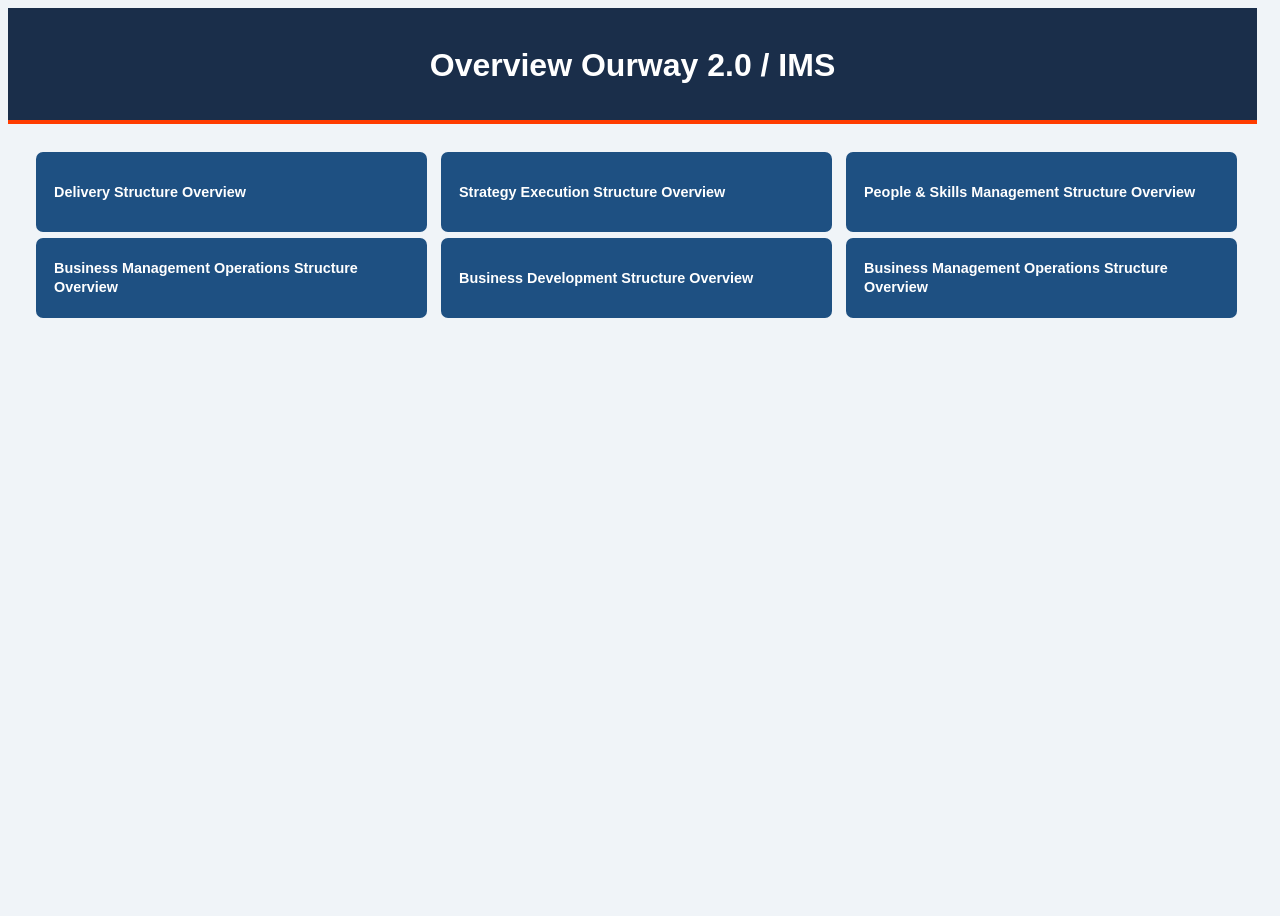
<file: index.html>
<!doctype html>
<html lang="fr">
<head>
  <meta charset="utf-8">
  <meta name="viewport" content="width=device-width, initial-scale=1">
  <title>Ourway 2.0 Overview</title>
  <link rel="stylesheet" href="styles.css">
</head>
<body>

  <div class="app">
<header class="header-title">
  <h1>Overview Ourway 2.0 / IMS</h1>
</header>

<div class="layout">

  <!-- ═══════════════ LEFT ═══════════════ -->
  <div class="left-panel">

    <div class="plc-section">

      <!-- Level 1 -->
      <div class="plc-row">
        <button class="btn-plc" onclick="window.open('DS.html', '_blank')">
          Delivery Structure Overview
          <span class="btn-label"></span>
        </button>
    
        
        <button class="btn-plc" onclick="window.open('BMO.html', '_blank')">
        Business Management Operations Structure Overview
        <span class="btn-label"></span>
        </button>
      </div>

      <!-- Level 2 -->
       <div class="plc-row">
      <button class="btn-plc" onclick="window.open('Execution.html', '_blank')">
          Strategy Execution Structure Overview
          <span class="btn-label"></span>
        </button>
    
        
        <button class="btn-plc" onclick="window.open('BD.html', '_blank')">
        Business Development Structure Overview
        <span class="btn-label"></span>
        </button>
      </div>

      <!-- Level 3 -->
       <div class="plc-row">
            <button class="btn-plc" onclick="window.open('P&S_Mgt.html', '_blank')">
            People & Skills Management Structure Overview
            <span class="btn-label"></span>
            </button>
        
            
            <button class="btn-plc" onclick="window.open('BMO.html', '_blank')">
            Business Management Operations Structure Overview
            <span class="btn-label"></span>
            </button>
        </div>
    </div>

</div>

</div>

<script src="data.js"></script>
<script src="OURWAY.js"></script>
</body>
</html>
</file>
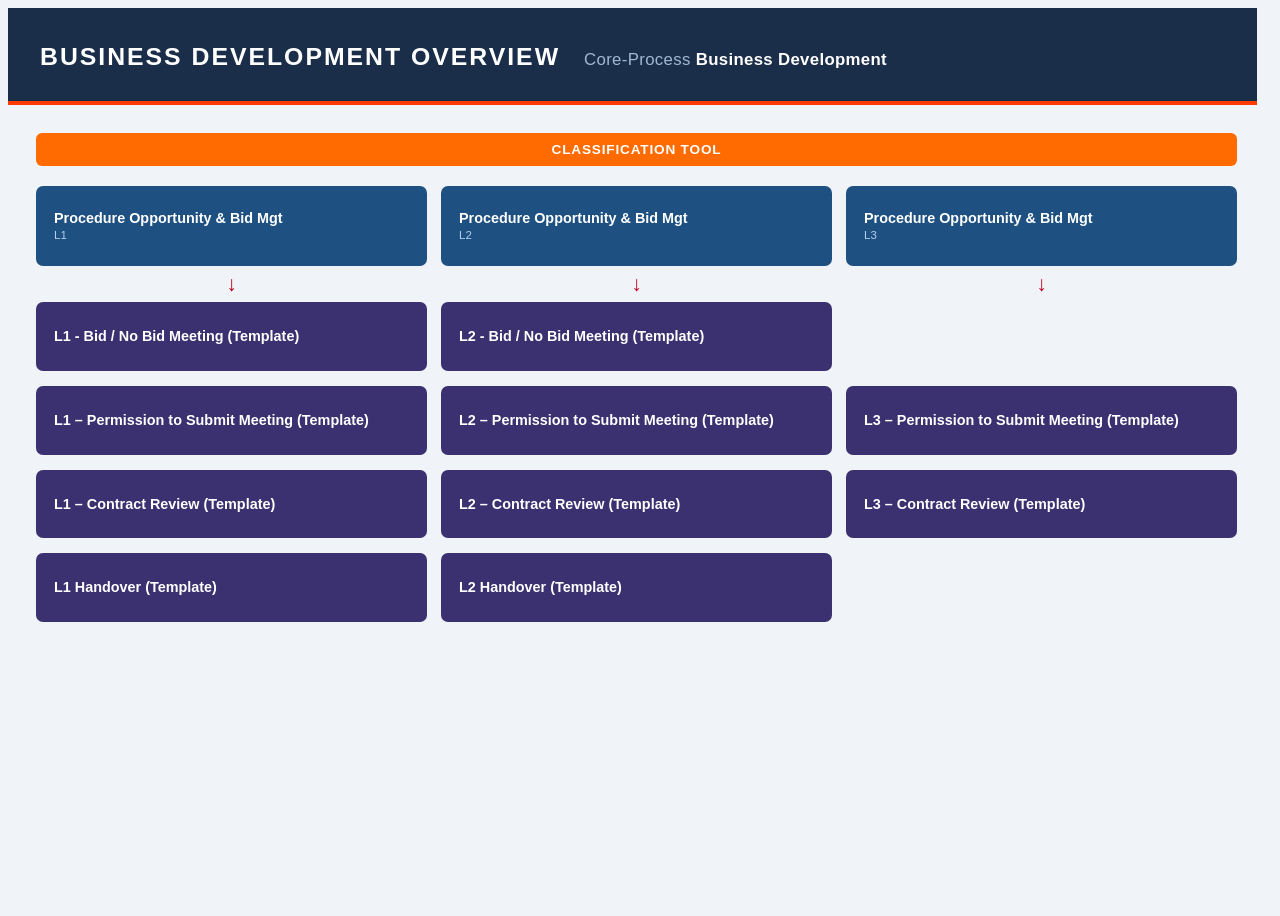
<file: BD.html>
<!doctype html>
<html lang="fr">
<head>
  <meta charset="utf-8">
  <meta name="viewport" content="width=device-width, initial-scale=1">
  <title>Business Development Overview</title>
  <link rel="stylesheet" href="styles.css">
</head>
<body>

  <div class="app">
<header class="page-header">
  <h1>Business Development Overview</h1>
  <span class="sub">Core-Process <strong>Business Development</strong></span>
</header>

<div class="layout">

  <!-- ═══════════════ LEFT ═══════════════ -->
  <div class="left-panel">

    <div class="classification-banner">Classification Tool</div>

    <!--
      Les boutons à menu déroulant portent l'attribut data-dropdown.
      Leur sous-groupe (.proc-sub-group) contient 2 sous-boutons.
      ➜ Remplacez les libellés "Sous-bouton 1/2" et les liens '#' par vos vraies valeurs.
    -->
    <div class="plc-section">

      <!-- Level 1 -->
      <div class="plc-row">
        <button class="btn-plc" onclick="window.open('Assets/Promo2029ConventionStage_MahéJEANNEAU (2).pdf', '_blank')">
          Procedure Opportunity & Bid Mgt​
          <span class="btn-label">L1</span>
        </button>
        <div class="plc-row-arrows">
          <span class="row-arrow">↓</span>
        </div>
        <div class="plc-row-buttons">

          <!-- bouton 1 → dropdown -->
          <div class="proc-wrapper">
            <button class="btn-framework4" data-dropdown>L1 - Bid / No Bid Meeting (Template)​</button>
            <div class="proc-sub-group">
              <button class="btn-procedure btn-procedure--child3" onclick="window.open('Assets/Promo2029ConventionStage_MahéJEANNEAU (2).pdf', '_blank')">L1 - Bid / No Bid Meeting (Template)</button>
              <button class="btn-procedure btn-procedure--child4 btn-procedure--doc2" onclick="window.open('Assets/Promo2029ConventionStage_MahéJEANNEAU (2).pdf', '_blank')">L1 - Bid / No Bid (Form)</button>
            </div>
          </div>

          <!-- bouton 2 → dropdown -->
          <div class="proc-wrapper">
            <button class="btn-framework4" data-dropdown>L1 – Permission to Submit Meeting (Template)​</button>
            <div class="proc-sub-group">
              <button class="btn-procedure btn-procedure--child3" onclick="window.open('Assets/Promo2029ConventionStage_MahéJEANNEAU (2).pdf', '_blank')">L1 – Permission to Submit Meeting (Template)</button>
              <button class="btn-procedure btn-procedure--child4 btn-procedure--doc2" onclick="window.open('Assets/Promo2029ConventionStage_MahéJEANNEAU (2).pdf', '_blank')">L1 – Permission to Submit (Form)</button>
            </div>
          </div>

          <!-- bouton 3 → dropdown -->
          <div class="proc-wrapper">
            <button class="btn-framework4" data-dropdown>L1 – Contract Review (Template)​</button>
            <div class="proc-sub-group">
              <button class="btn-procedure btn-procedure--child3" onclick="window.open('Assets/Promo2029ConventionStage_MahéJEANNEAU (2).pdf', '_blank')">L1 – Contract Review (Template)</button>
              <button class="btn-procedure btn-procedure--child4 btn-procedure--doc2" onclick="window.open('Assets/Promo2029ConventionStage_MahéJEANNEAU (2).pdf', '_blank')">L1 – Contract Review (Form)</button>
            </div>
          </div>

          <!-- bouton 4 → inchangé -->
          <button class="btn-framework4" onclick="window.open('Assets/Promo2029ConventionStage_MahéJEANNEAU (2).pdf', '_blank')">
            L1 Handover (Template)​
          </button>
        </div>
      </div>

      <!-- Level 2 -->
      <div class="plc-row">
        <button class="btn-plc" onclick="window.open('Assets/Promo2029ConventionStage_MahéJEANNEAU (2).pdf', '_blank')">
          Procedure Opportunity & Bid Mgt​
          <span class="btn-label">L2</span>
        </button>
        <div class="plc-row-arrows">
          <span class="row-arrow">↓</span>
        </div>
        <div class="plc-row-buttons">

          <!-- bouton 1 → dropdown -->
          <div class="proc-wrapper">
            <button class="btn-framework4" data-dropdown>L2 - Bid / No Bid Meeting (Template)​</button>
            <div class="proc-sub-group">
              <button class="btn-procedure btn-procedure--child3" onclick="window.open('Assets/Promo2029ConventionStage_MahéJEANNEAU (2).pdf', '_blank')">L2 - Bid / No Bid Meeting (Template)</button>
              <button class="btn-procedure btn-procedure--child4 btn-procedure--doc2" onclick="window.open('Assets/Promo2029ConventionStage_MahéJEANNEAU (2).pdf', '_blank')">L2 - Bid / No Bid Meeting (Form)</button>
            </div>
          </div>

          <!-- bouton 2 → dropdown -->
          <div class="proc-wrapper">
            <button class="btn-framework4" data-dropdown>L2 – Permission to Submit Meeting (Template)​</button>
            <div class="proc-sub-group">
              <button class="btn-procedure btn-procedure--child3" onclick="window.open('Assets/Promo2029ConventionStage_MahéJEANNEAU (2).pdf', '_blank')">L2 – Permission to Submit Meeting (Template)</button>
              <button class="btn-procedure btn-procedure--child4 btn-procedure--doc2" onclick="window.open('Assets/Promo2029ConventionStage_MahéJEANNEAU (2).pdf', '_blank')">L2 - Permission to Submit (Form)  </button>
            </div>
          </div>

          <!-- bouton 3 → dropdown -->
          <div class="proc-wrapper">
            <button class="btn-framework4" data-dropdown>L2 – Contract Review (Template)​</button>
            <div class="proc-sub-group">
              <button class="btn-procedure btn-procedure--child3" onclick="window.open('Assets/Promo2029ConventionStage_MahéJEANNEAU (2).pdf', '_blank')">L2 – Contract Review (Template)</button>
              <button class="btn-procedure btn-procedure--child4 btn-procedure--doc2" onclick="window.open('Assets/Promo2029ConventionStage_MahéJEANNEAU (2).pdf', '_blank')">L2 - Contract Review (Form)</button>
            </div>
          </div>

          <!-- bouton 4 → inchangé -->
          <button class="btn-framework4" onclick="window.open('Assets/Promo2029ConventionStage_MahéJEANNEAU (2).pdf', '_blank')">
            L2 Handover (Template)​
          </button>
        </div>
      </div>

      <!-- Level 3 -->
      <div class="plc-row">
        <button class="btn-plc" onclick="window.open('Assets/Promo2029ConventionStage_MahéJEANNEAU (2).pdf', '_blank')">
          Procedure Opportunity & Bid Mgt​
          <span class="btn-label">L3</span>
        </button>
        <div class="plc-row-arrows">
          <span class="row-arrow">↓</span>
        </div>
        <div class="plc-row-buttons">
          <div class="btn-framework5">
            L2 - Bid / No Bid Meeting (Template)​
          </div>

          <!-- bouton réel 1 → dropdown -->
          <div class="proc-wrapper">
            <button class="btn-framework4" data-dropdown>L3 – Permission to Submit Meeting (Template)​</button>
            <div class="proc-sub-group">
              <button class="btn-procedure btn-procedure--child3" onclick="window.open('Assets/Promo2029ConventionStage_MahéJEANNEAU (2).pdf', '_blank')">L3 – Permission to Submit Meeting (Template)</button>
              <button class="btn-procedure btn-procedure--child4 btn-procedure--doc2" onclick="window.open('Assets/Promo2029ConventionStage_MahéJEANNEAU (2).pdf', '_blank')">L3 - Permission to Submit (Form)  </button>
            </div>
          </div>

          <!-- bouton réel 2 → dropdown -->
          <div class="proc-wrapper">
            <button class="btn-framework4" data-dropdown>L3 – Contract Review (Template)​</button>
            <div class="proc-sub-group">
              <button class="btn-procedure btn-procedure--child3" onclick="window.open('Assets/Promo2029ConventionStage_MahéJEANNEAU (2).pdf', '_blank')">L3 – Contract Review (Template)</button>
              <button class="btn-procedure btn-procedure--child4 btn-procedure--doc2" onclick="window.open('Assets/Promo2029ConventionStage_MahéJEANNEAU (2).pdf', '_blank')">L3 - Contract Review (Form)  </button>
            </div>
          </div>

          <div class="btn-framework5">
            L3 Handover (Template)​
          </div>
        </div>
      </div>

    </div>

    <!-- Governance meetings -->
    <div class="meetings-section">
      <div class="meetings-levels" id="meetingLevels"></div>
    </div>

  </div>

  <!-- ═══════════════ RIGHT ═══════════════ -->
</div>
</div>

<script src="data.js"></script>
<script src="BD.js"></script>
</body>
</html>
</file>
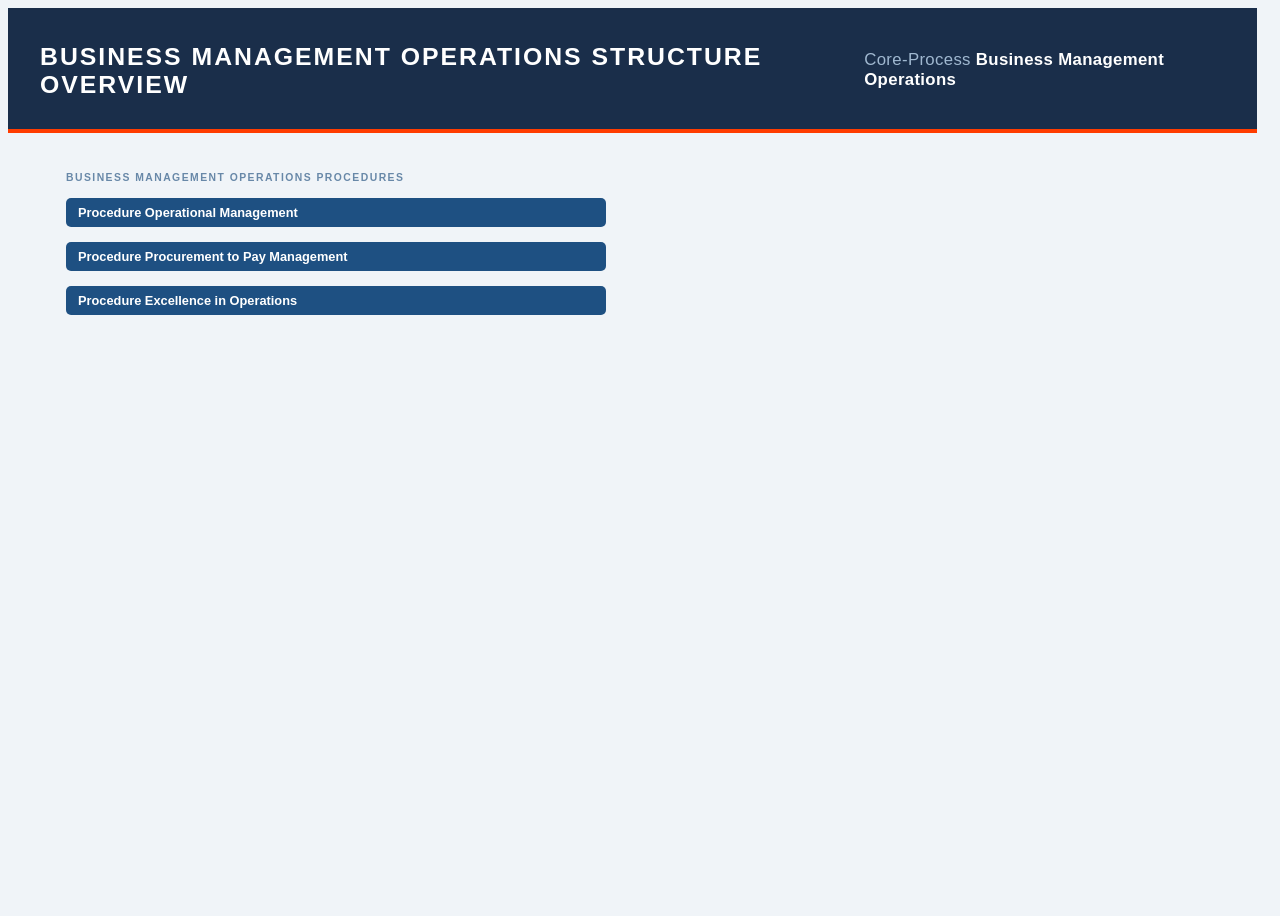
<file: BMO.html>
<!doctype html>
<html lang="fr">
<head>
  <meta charset="utf-8">
  <meta name="viewport" content="width=device-width, initial-scale=1">
  <title>Business Management Operations Structure Overview</title>
  <link rel="stylesheet" href="styles.css">
</head>
<body>

<header class="page-header">
  <h1>Business Management Operations Structure Overview</h1>
  <span class="sub">Core-Process <strong>Business Management Operations​</strong></span>
</header>

<div class="layout">

  <!-- ═══════════════ LEFT ═══════════════ -->
  <div class="left-panel2">

    <div class="SE-procedures-section">
      <p class="right-section-title2">Business Management Operations Procedures</p>
      <div class="procedures-grid2" id="procedureButtons"></div>
    </div>
    </div>
    </div>   

  </div>
</div>

<script src="data.js"></script>
<script src="BMO.js"></script>
</body>
</html>
</file>
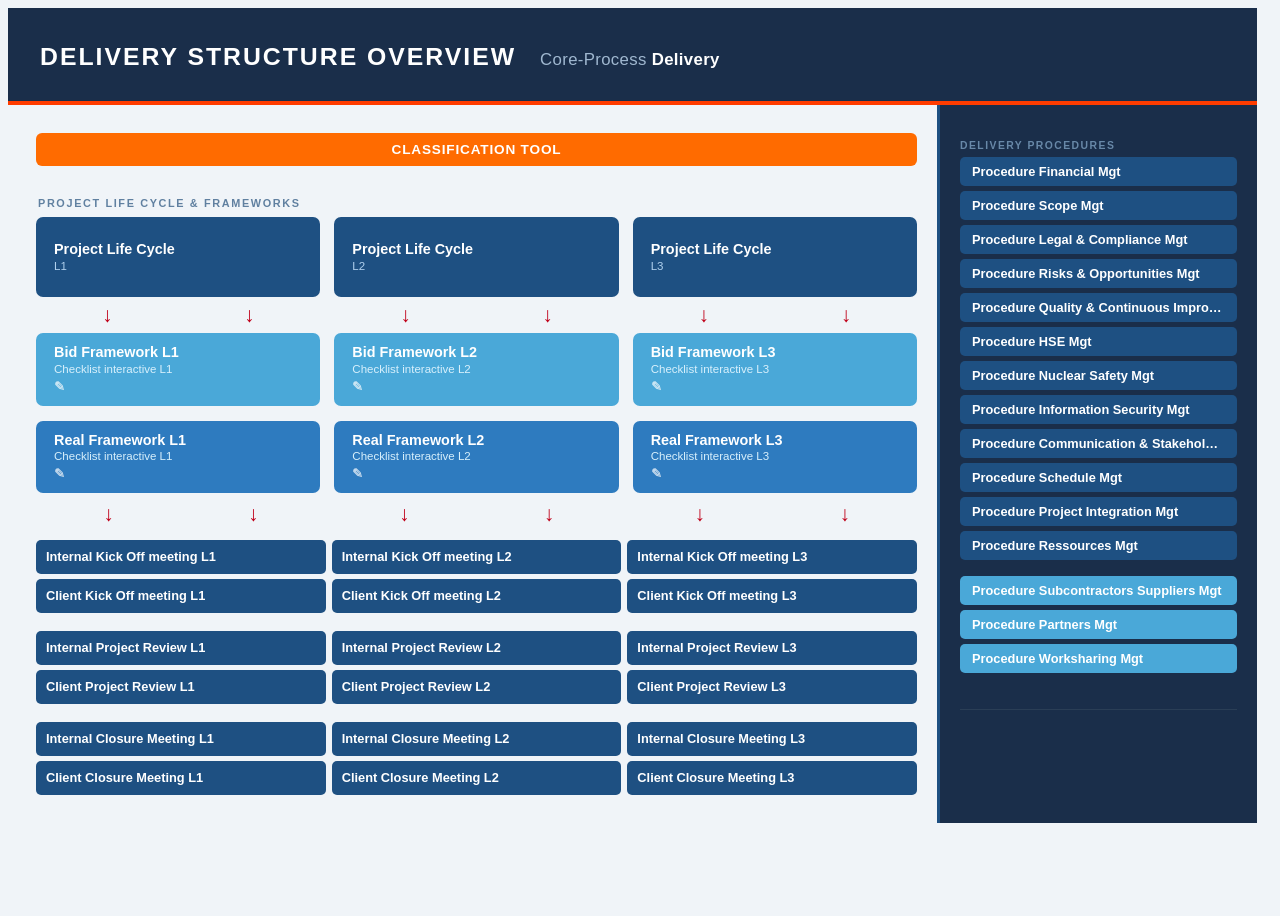
<file: DS.html>
<!doctype html>
<html lang="fr">
<head>
  <meta charset="utf-8">
  <meta name="viewport" content="width=device-width, initial-scale=1">
  <title>Delivery Structure Overview</title>
  <link rel="stylesheet" href="styles.css">
</head>
<body>

  <div class="app">
<header class="page-header">
  <h1>Delivery Structure Overview</h1>
  <span class="sub">Core-Process <strong>Delivery</strong></span>
</header>

<div class="layout">

  <!-- ═══════════════ LEFT ═══════════════ -->
  <div class="left-panel">

    <div class="classification-banner">Classification Tool</div>

    <p class="section-title">Project Life Cycle &amp; Frameworks</p>

    <div class="plc-section">

      <!-- Level 1 -->
      <div class="plc-row">
        <button class="btn-plc" onclick="window.open('Life_cycle.html', '_blank')">
          Project Life Cycle
          <span class="btn-label">L1</span>
        </button>
        <div class="plc-row-arrows">
          <span class="row-arrow">↓</span>
          <span class="row-arrow">↓</span>
        </div>
        <div class="plc-row-buttons">
          <button class="btn-framework" onclick="window.open('matrix.html?phase=opportunity&from=index', '_blank')">
            Bid Framework L1
            <span class="btn-label">Checklist interactive L1</span>
          </button>
          <button class="btn-framework2" onclick="window.open('matrix.html?phase=initialisation&from=index', '_blank')">
            Real Framework L1
            <span class="btn-label">Checklist interactive L1</span>
          </button>
        </div>
      </div>

      <!-- Level 2 -->
      <div class="plc-row">
        <button class="btn-plc" onclick="window.open('Life_cycle.html', '_blank')">
          Project Life Cycle
          <span class="btn-label">L2</span>
        </button>
        <div class="plc-row-arrows">
          <span class="row-arrow">↓</span>
          <span class="row-arrow">↓</span>
        </div>
        <div class="plc-row-buttons">
          <button class="btn-framework" onclick="window.open('matrix.html?phase=opportunity&from=index', '_blank')">
            Bid Framework L2
            <span class="btn-label">Checklist interactive L2</span>
          </button>
          <button class="btn-framework2" onclick="window.open('matrix.html?phase=initialisation&from=index', '_blank')">
            Real Framework L2
            <span class="btn-label">Checklist interactive L2</span>
          </button>
        </div>
      </div>

      <!-- Level 3 -->
      <div class="plc-row">
        <button class="btn-plc" onclick="window.open('Life_cycle.html', '_blank')">
          Project Life Cycle
          <span class="btn-label">L3</span>
        </button>
        <div class="plc-row-arrows">
          <span class="row-arrow">↓</span>
          <span class="row-arrow">↓</span>
        </div>
        <div class="plc-row-buttons">
          <button class="btn-framework" onclick="window.open('matrix.html?phase=opportunity&from=index', '_blank')">
            Bid Framework L3
            <span class="btn-label">Checklist interactive L3</span>
          </button>
          <button class="btn-framework2" onclick="window.open('matrix.html?phase=initialisation&from=index', '_blank')">
            Real Framework L3
            <span class="btn-label">Checklist interactive L3</span>
          </button>
        </div>
      </div>

    </div>

    <!-- Governance meetings -->
    <div class="meetings-section">
      <div class="meetings-levels" id="meetingLevels"></div>
    </div>

  </div>

  <!-- ═══════════════ RIGHT ═══════════════ -->
  <div class="right-panel">

    <!-- Procedures -->
    <div>
      <p class="right-section-title">Delivery Procedures</p>
      <div class="procedures-grid" id="procedureButtons"></div>
      <div class="procedures-grid" id="procedureButtons2"></div>
    </div>

    <hr class="right-divider">
  </div>
</div>
</div>

<script src="data.js"></script>
<script src="home.js"></script>
</body>
</html>
</file>
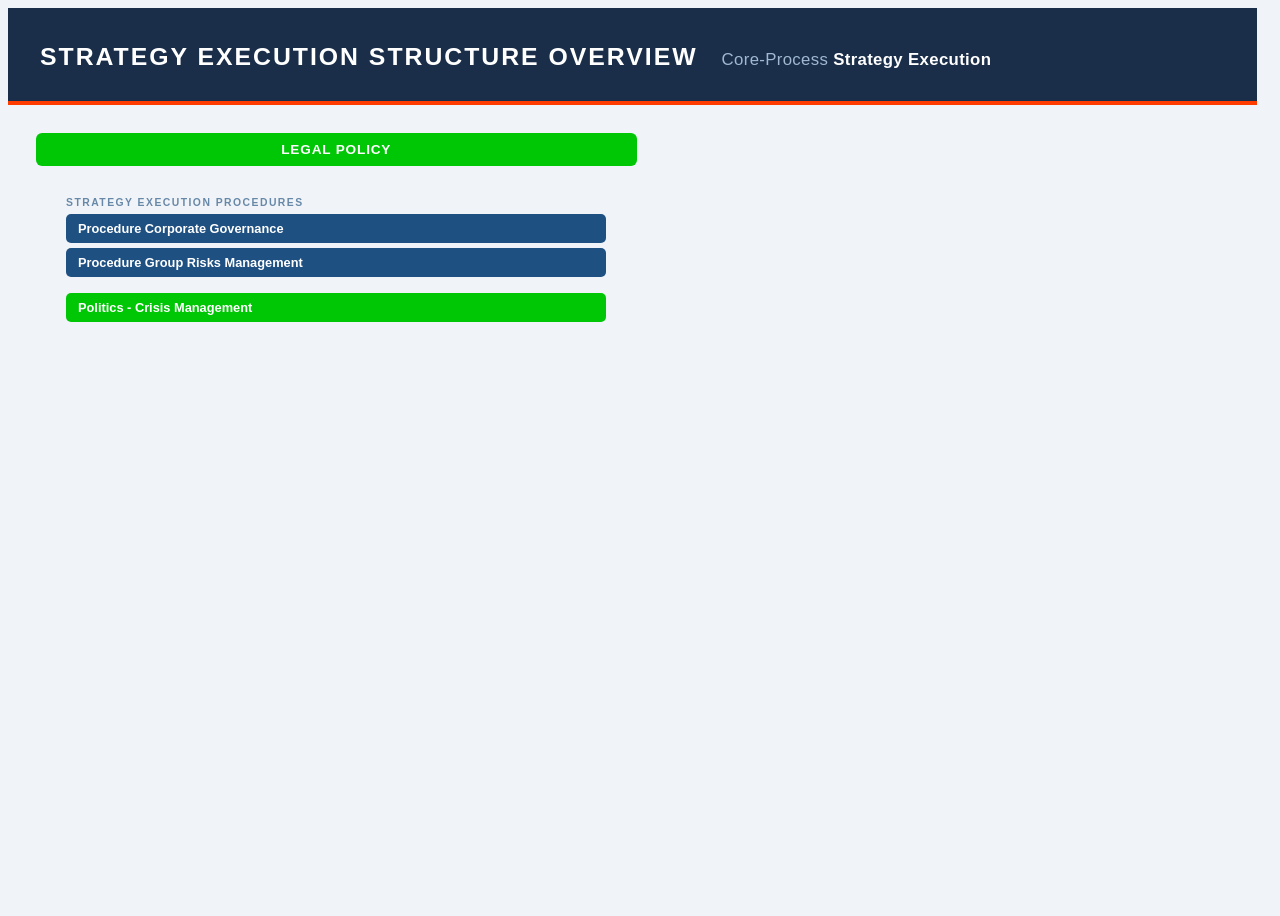
<file: Execution.html>
<!doctype html>
<html lang="fr">
<head>
  <meta charset="utf-8">
  <meta name="viewport" content="width=device-width, initial-scale=1">
  <title>Strategy Execution Structure Overview</title>
  <link rel="stylesheet" href="styles.css">
</head>
<body>

<header class="page-header">
  <h1>Strategy Execution Structure Overview</h1>
  <span class="sub">Core-Process <strong>Strategy Execution</strong></span>
</header>

<div class="layout">

  <!-- ═══════════════ LEFT ═══════════════ -->
  <div class="left-panel2">

    <div class="SE-classification-banner">Legal Policy</div>

    <div class="SE-procedures-section">
      <p class="right-section-title">Strategy Execution Procedures</p>
      <div class="procedures-grid" id="procedureButtons"></div>
      <div class="procedures-grid" id="procedureButtons2"></div>
    </div>
    </div>
    </div>   

  </div>
</div>

<script src="data.js"></script>
<script src="SE.js"></script>
</body>
</html>
</file>
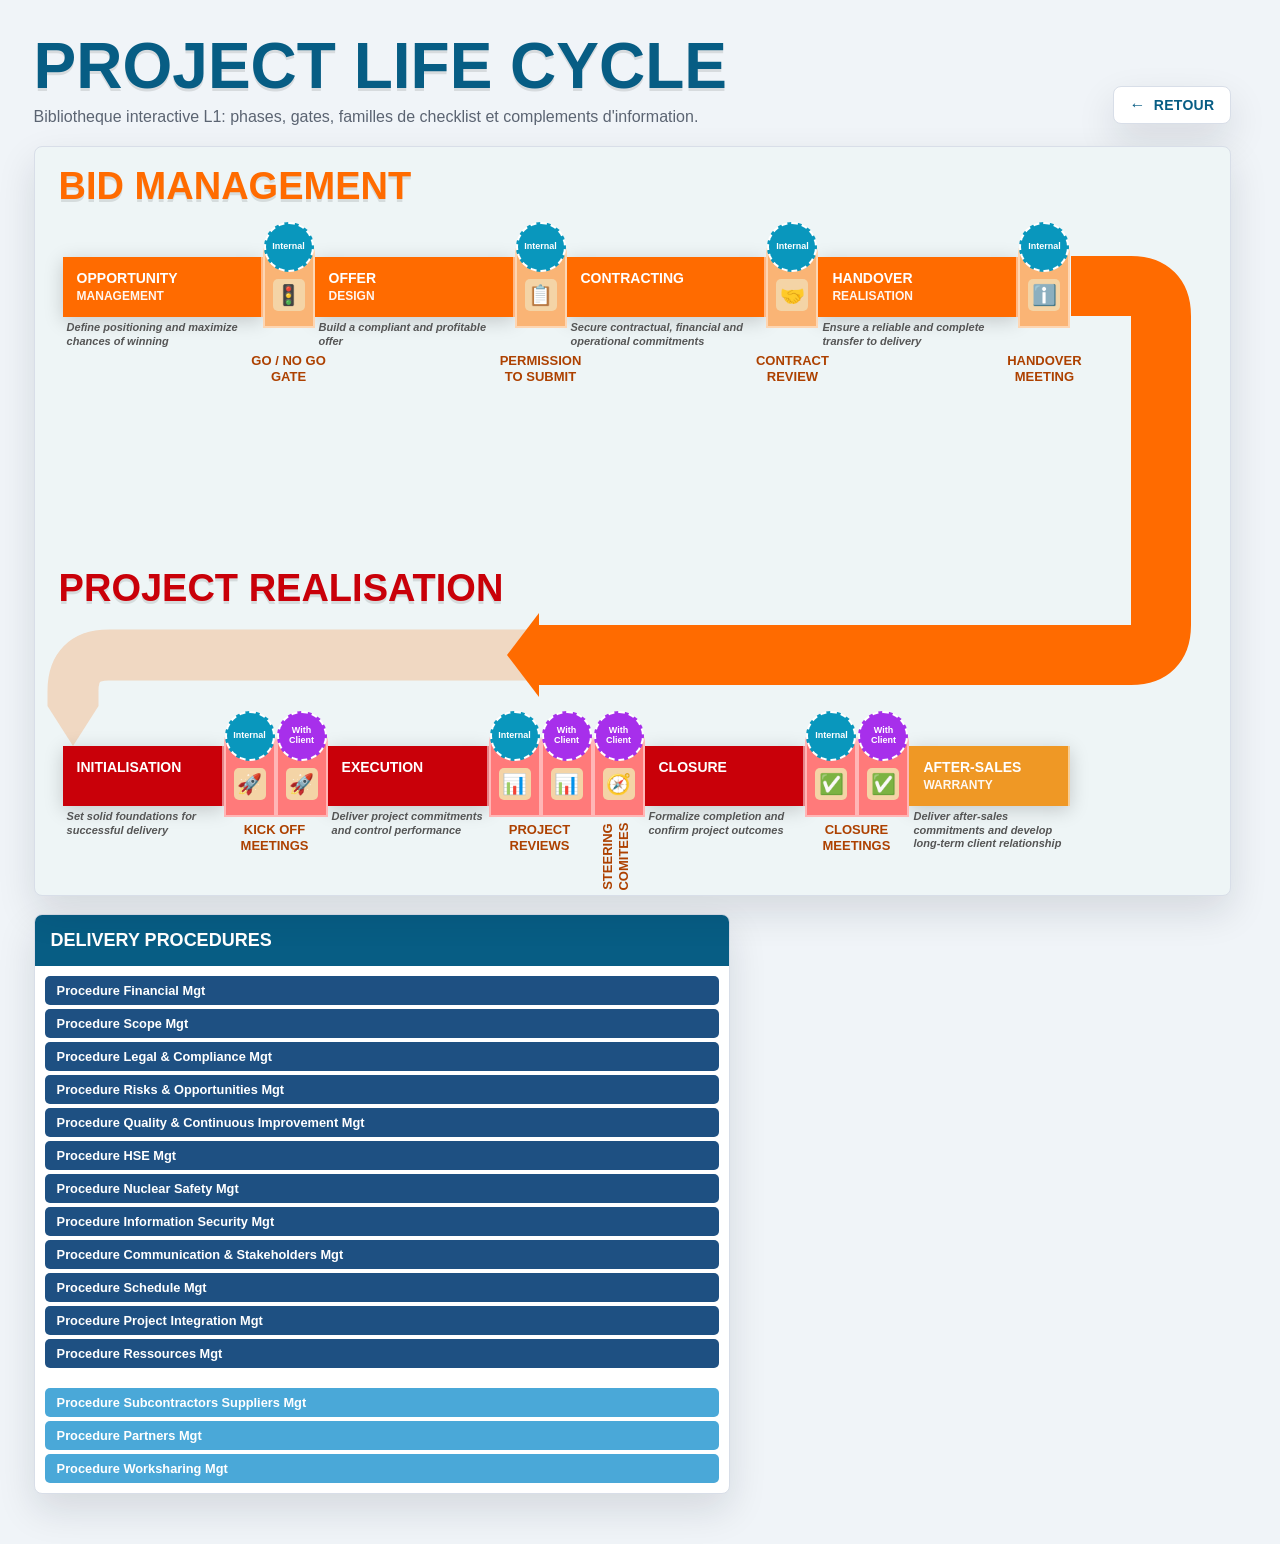
<file: Life_cycle.html>
<!doctype html>
<html lang="fr">
<head>
  <meta charset="utf-8">
  <meta name="viewport" content="width=device-width, initial-scale=1">
  <title>Project Life Cycle Library</title>
  <link rel="stylesheet" href="styles.css">
</head>
<body>
  <main class="page">
    <header class="topbar">
      <div>
        <h1 class="page_title">Project Life Cycle</h1>
        <p class="subtitle">Bibliotheque interactive L1: phases, gates, familles de checklist et complements d'information.</p>
      </div>
      <button class="btn-back" type="button" onclick="window.location.href='index.html'">
        <span class="btn-back-arrow">&larr;</span> Retour
      </button>
    </header>

    <section class="workspace">
      <div class="main">
        <section class="lifecycle" aria-label="Project Life Cycle">
          <div class="bid">
            <p class="lane-label bid">Bid Management</p>
            <div class="bid-track" id="bidTrack"></div>
          </div>
          <div class="real">
            <p class="lane-label real">Project Realisation</p>
            <div class="real-backing" aria-hidden="true"></div>
            <div class="real-track" id="realTrack"></div>
          </div>
        </section>
      </div>

      <aside class="aside">
        <section class="procedure-panel">
          <h2>Delivery Procedures</h2>
          <div class="procedure-list" id="procedureList"></div>
        </section>
      </aside>
    </section>
  </main>

  <div class="drawer" id="drawer" role="dialog" aria-modal="true" aria-labelledby="drawerTitle">
    <button class="drawer-backdrop" id="drawerBackdrop" type="button" aria-label="Fermer"></button>
    <article class="drawer-panel">
      <header class="drawer-head">
        <div>
          <h2 id="drawerTitle"></h2>
          <p id="drawerMeta"></p>
        </div>
        <button class="close" id="closeDrawer" type="button" aria-label="Fermer">x</button>
      </header>
      <div class="drawer-body" id="drawerBody"></div>
    </article>
  </div>

  <script src="data.js"></script>
  <script src="app.js"></script>
</body>
</html>
</file>
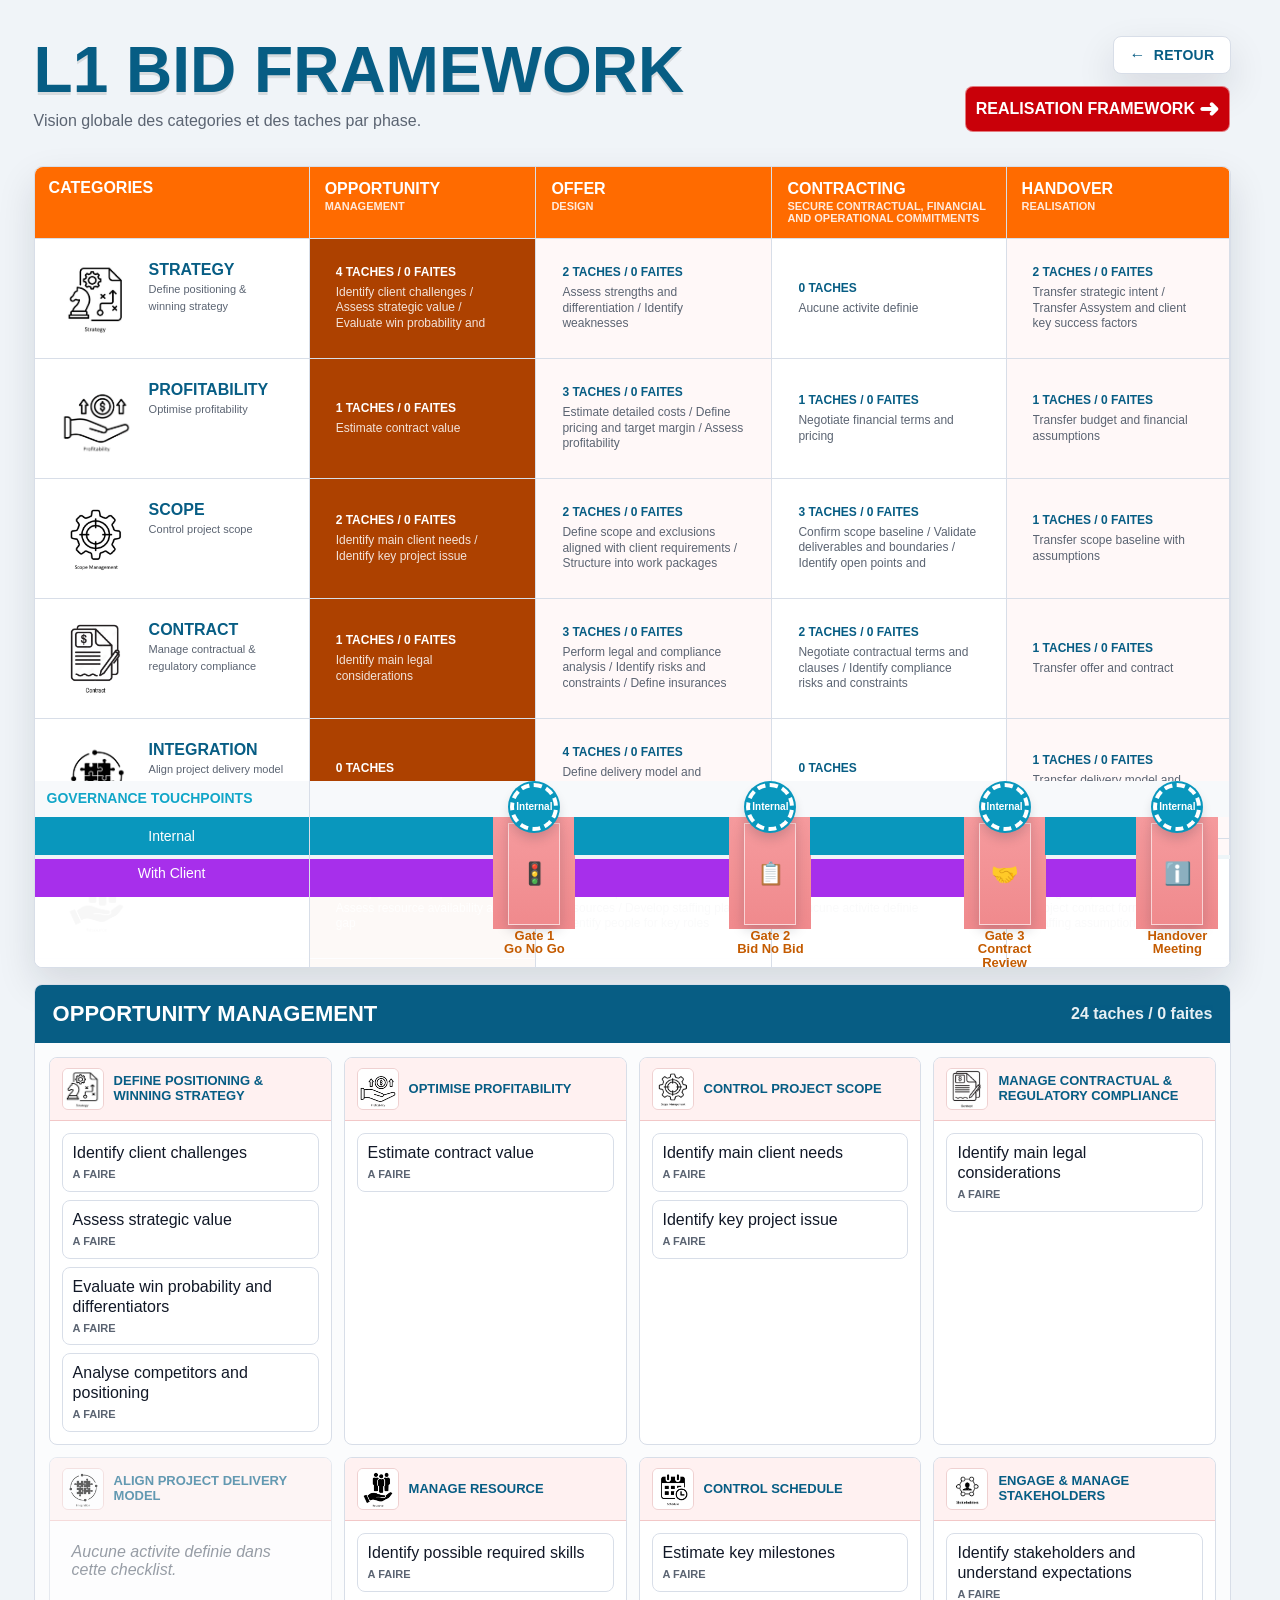
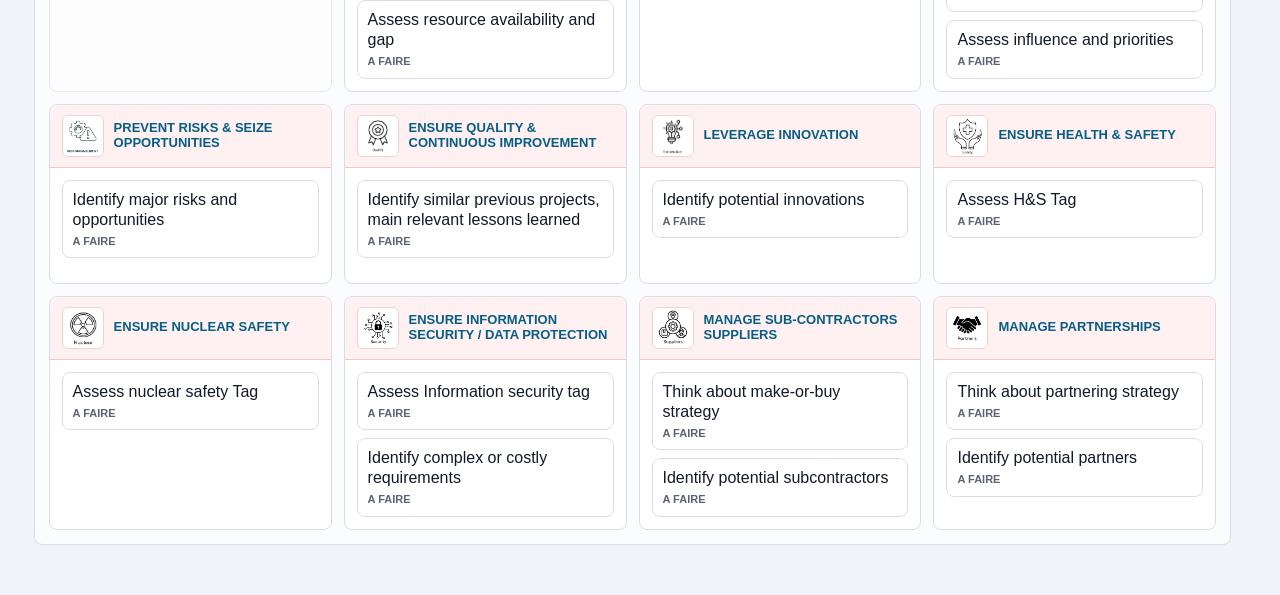
<file: matrix.html>
<!doctype html>
<html lang="fr">
<head>
  <meta charset="utf-8">
  <meta name="viewport" content="width=device-width, initial-scale=1">
  <title>Project Life Cycle Library</title>
  <link rel="stylesheet" href="styles.css">
</head>
<body>
  <main class="page">
    <header class="topbar">
        <div>
            <h1 id="pageTitle" class="page_title">L1 Bid Framework</h1>
            <p class="subtitle">Vision globale des categories et des taches par phase.</p>
        </div>
        <div class="topbar-actions">
          <button id="backButton" class="btn-back" type="button">
            <span class="btn-back-arrow">&larr;</span> Retour
          </button>
          <button id="matrixCurrent" class="matrix-current" type="button"></button>
        </div>
      
    </header>

    <section class="content">
          <nav class="category-rail is-hidden" id="categoryRail" aria-label="Categories"></nav>
          <section class="matrix-panel" aria-label="Tableau global de checklist">
            <div class="matrix-wrap">
              <table class="checklist-table" id="checklistTable"></table>
            </div>
            <div class="matrix-footer-wrap" id="matrixFooterWrap">
              <table class="checklist-table footer-table" id="footerTable"></table>
            </div>
            <div class="governance-wrap" id="governanceWrap">
              <div id="governanceStripContainer"></div>
            </div>
          </section>
          <section class="board" aria-live="polite">
            <div class="board-head">
              <h2 class="board-title" id="boardTitle">Opportunity Management</h2>
              <span class="count" id="taskCount"></span>
            </div>
            <div class="category-grid" id="categoryGrid"></div>
          </section>
        </section>
      </div>
    </section>
  </main>

  <div class="drawer" id="drawer" role="dialog" aria-modal="true" aria-labelledby="drawerTitle">
    <button class="drawer-backdrop" id="drawerBackdrop" type="button" aria-label="Fermer"></button>
    <article class="drawer-panel">
      <header class="drawer-head">
        <div>
          <h2 id="drawerTitle"></h2>
          <p id="drawerMeta"></p>
        </div>
        <button class="close" id="closeDrawer" type="button" aria-label="Fermer">x</button>
      </header>
      <div class="drawer-body" id="drawerBody"></div>
    </article>
  </div>

  <script src="data.js"></script>
  <script src="matrix.js"></script>
</body>
</html>
</file>
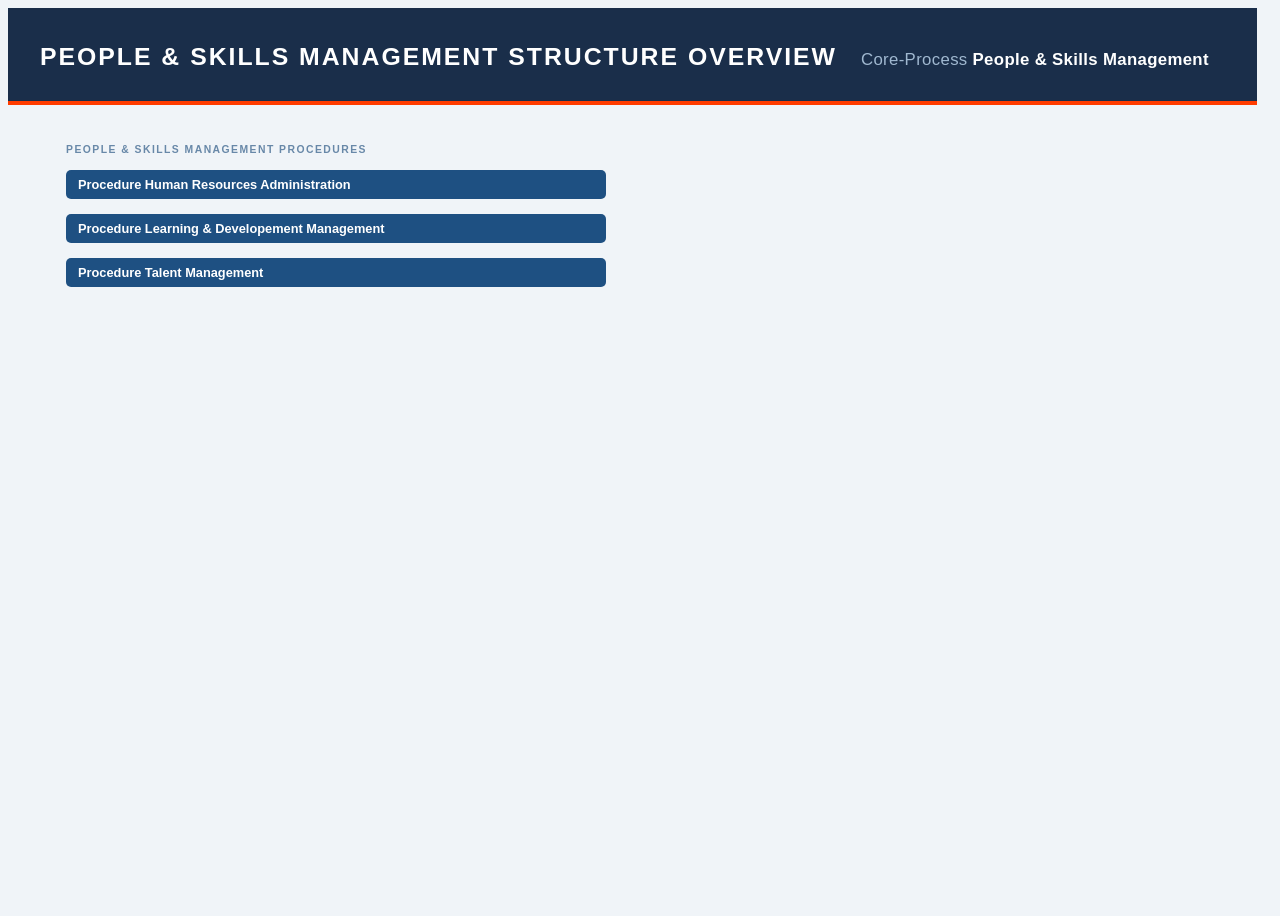
<file: P&S_Mgt.html>
<!doctype html>
<html lang="fr">
<head>
  <meta charset="utf-8">
  <meta name="viewport" content="width=device-width, initial-scale=1">
  <title>People & Skills Management Structure Overview</title>
  <link rel="stylesheet" href="styles.css">
</head>
<body>

<header class="page-header">
  <h1>People & Skills Management Structure Overview</h1>
  <span class="sub">Core-Process <strong>People & Skills Management​</strong></span>
</header>

<div class="layout">

  <!-- ═══════════════ LEFT ═══════════════ -->
  <div class="left-panel2">

    <div class="SE-procedures-section">
      <p class="right-section-title2">People & Skills Management Procedures</p>
      <div class="procedures-grid2" id="procedureButtons"></div>
    </div>
    </div>
    </div>   

  </div>
</div>

<script src="data.js"></script>
<script src="P&S.js"></script>
</body>
</html>
</file>
<file: styles.css>
:root {
  --ink: #111827;
  --muted: #5b6472;
  --line: #d8dee8;
  --paper: #f7f9fb;
  --panel: #ffffff;
  --orange: #ff6b00;
  --orange-sand: #FAB475;
  --orange-dark: #ad4100;
  --orange-accent: #ff3c00;
  --red: #c90009;
  --red-dark: #970007;
  --red-sand: #FF7A7A;
  --teal: #0997bd;
  --purple: #a72feb;
  --blue: #075d84;
  --sand: #f0d8c2;
  --shadow: 0 16px 38px rgba(16, 24, 40, .12);
  --blue-dark:   #1a2e4a;
  --blue-mid:    #1e5082;
  --blue-light:  #2e7bbf;
  --blue-pale:   #4aa8d8;
  --violet:      #3b3070;
  --violet-hover:#4d409a;
  --violet-light: #C2A3E0;
  --violet-light-hover: #D9C2F0;
  --red-accent:  #c0001a;
  --white:       #ffffff;
  --bg:          #f0f4f8;
  --text-light:  #e8f0f8;
  --border:      #c8d8e8;
  --assystel-blue: #0078c8;
  --green: #00C706;
  --green-hover: #00E000;
}

html {
  /* Réserve l'espace de la barre de défilement même quand elle n'est pas
     encore affichée, pour éviter qu'elle apparaisse/disparaisse entre le
     premier rendu et un refresh et décale ainsi les calculs de largeur
     (ex: .page { width: min(1600px, 100%) }) utilisés par les flèches SVG. */
  scrollbar-gutter: stable;
}

* {
  box-sizing: border-box;
}

body {
  font-family: 'Segoe UI', Arial, sans-serif;
  background: var(--bg);
  min-height: 100vh;
  display: flex;
  flex-direction: column;
}

button,
input {
  font: inherit;
}

button {
  cursor: pointer;
}

.app {
  width: 100%;
  min-width: 100%;
  margin: 0;
}

/* ── Header ── */
.page-header {
  background: var(--blue-dark);
  color: var(--white);
  padding: 18px 32px 14px;
  border-bottom: 4px solid var(--orange-accent);
  display: flex;
  align-items: baseline;
  gap: 24px;
  min-width: 672px;
}
.page-header h1 {
  font-size: 1.55rem;
  font-weight: 800;
  letter-spacing: 0.08em;
  text-transform: uppercase;
}

.header-title {
  background: var(--blue-dark);
  color: var(--white);
  padding: 18px 32px 14px;
  border-bottom: 4px solid var(--orange-accent);
  display: flex;
  justify-content: center;
  gap: 24px;
  min-width: 672px;
}

.page-header .sub {
  font-size: 1.05rem;
  font-weight: 400;
  color: #a0b8d0;
  letter-spacing: 0.02em;
}

.page-header .sub strong {
  color: var(--white);
  font-weight: 700;
}

/* ── Layout ── */
.layout {
  display: flex;
  gap: 0;
  flex: 1;
  min-height: 0;
  width: 100%;
}

/* ── Left panel ── */
.left-panel {
  flex: 1 1 0;
  padding: 28px 20px 28px 28px;
  display: flex;
  flex-direction: column;
  gap: 0;
}

/* ── Left panel 2 ── */
.left-panel2 {
  flex: 0.5 1 0;
  padding: 28px 20px 28px 28px;
  display: flex;
  flex-direction: column;
  gap: 0;
}

/* ── Right panel ── */
.right-panel {
  width: 320px;
  min-width: 260px;
  background: var(--blue-dark);
  padding: 24px 20px;
  display: flex;
  flex-direction: column;
  gap: 16px;
  border-left: 3px solid var(--blue-mid);
}

/* ── Section titles ── */
.section-title {
  font-size: 0.68rem;
  font-weight: 700;
  letter-spacing: 0.15em;
  text-transform: uppercase;
  color: #6080a0;
  margin-bottom: 8px;
  padding-left: 2px;
}

/* ── Classification Tool banner ── */
.classification-banner {
  background: var(--orange);
  color: var(--white);
  font-weight: 700;
  font-size: 0.85rem;
  letter-spacing: 0.06em;
  text-transform: uppercase;
  padding: 9px 18px;
  border-radius: 6px;
  margin-bottom: 20px;
  text-align: center;
  cursor: default;
}

.SE-classification-banner {
  background: var(--green);
  color: var(--white);
  font-weight: 700;
  font-size: 0.85rem;
  letter-spacing: 0.06em;
  text-transform: uppercase;
  padding: 9px 18px;
  border-radius: 6px;
  margin-bottom: 20px;
  text-align: center;
  cursor: default;
  min-width: 220px;
}

.SE-procedures-section {
  margin-left: 5%;
  max-width: 90%;
}

/* ── PLC rows ── */
.plc-section {
  display: flex;
  flex-direction: row;
  gap: 14px;
}

.plc-row {
  display: flex;
  flex-direction: column;
  align-items: stretch;
  gap: 6px;
  flex: 1;
}

/* Les deux flèches côte à côte */
.plc-row-arrows {
  display: flex;
  flex-direction: row;
  justify-content: space-around;
}

/* Les deux boutons Framework empilés */
.plc-row-buttons {
  display: grid;
  grid-template-columns: auto;
  gap: 15px;
}

/* PLC button (blue dark) → index.html */
.btn-plc {
  background: var(--blue-mid);
  color: var(--white);
  border: none;
  border-radius: 7px;
  padding: 10px 18px;
  font-size: 0.9rem;
  font-weight: 700;
  cursor: pointer;
  height: 80px;
  width: 100%;
  min-width: 0;
  text-align: left;
  line-height: 1.3;
  transition: background 0.15s, transform 0.1s;
}

.btn-plc:hover { background: var(--blue-light); transform: translateY(-1px); }
.btn-plc .btn-label { font-size: 0.72rem; font-weight: 400; color: #b0d0ee; display: block; }
/* Arrow connector */
.row-arrow {
  display: flex;
  flex-direction: column;
  align-items: center;
  color: var(--red-accent);
  font-size: 1.3rem;
  font-weight: 900;
  padding: 0 2px;
  user-select: none;
}

.row-arrow2 {
  display: flex;
  flex-direction: column;
  align-items: center;
  color: var(--red-accent);
  font-size: 1.3rem;
  font-weight: 900;
  user-select: none;
  padding: 9px 2px;
}

/* Framework button (light blue) → matrix.html */
.btn-framework {
  background: var(--blue-pale);
  color: var(--white);
  border: none;
  border-radius: 7px;
  padding: 10px 18px;
  font-size: 0.9rem;
  font-weight: 700;
  cursor: pointer;
  text-align: left;
  line-height: 1.3;
  transition: background 0.15s, transform 0.1s;
}

.btn-framework2 {
  background: var(--blue-light);
  color: var(--white);
  border: none;
  border-radius: 7px;
  padding: 10px 18px;
  font-size: 0.9rem;
  font-weight: 700;
  cursor: pointer;
  text-align: left;
  line-height: 1.3;
  transition: background 0.15s, transform 0.1s;
}

.btn-framework:hover { background: #2e9dd4; transform: translateY(-1px); }
.btn-framework .btn-label { font-size: 0.72rem; font-weight: 400; color: #d8f0fc; display: block; }
/* ── Dots on framework ── */
.btn-framework::after {
  content: " ✎";
  font-size: 0.8rem;
  opacity: 0.7;
}

.btn-framework2:hover { background: #2e9dd4; transform: translateY(-1px); }
.btn-framework2 .btn-label { font-size: 0.72rem; font-weight: 400; color: #d8f0fc; display: block; }
/* ── Dots on framework ── */
.btn-framework2::after {
  content: " ✎";
  font-size: 0.8rem;
  opacity: 0.7;
}

.btn-framework4 {
  background: var(--violet);
  color: var(--white);
  border: none;
  border-radius: 7px;
  padding: 25px 18px;
  font-size: 0.9rem;
  font-weight: 700;
  cursor: pointer;
  text-align: left;
  line-height: 1.3;
  transition: background 0.15s, transform 0.1s;
}

.btn-framework4:hover { background: var(--violet-hover); transform: translateY(-1px); }
.btn-framework4 .btn-label { font-size: 0.72rem; font-weight: 400; color: #d8f0fc; display: block; }

.btn-framework5 {
  background: var(--bg);
  color: var(--bg);
  border: none;
  border-radius: 7px;
  padding: 25px 18px;
  font-size: 0.9rem;
  font-weight: 700;
  text-align: left;
  line-height: 1.3;
  transition: background 0.15s, transform 0.1s;
}

/* ── Right panel sections ── */
.right-section-title {
  font-size: 0.65rem;
  font-weight: 700;
  letter-spacing: 0.14em;
  text-transform: uppercase;
  color: #6888a8;
  margin-bottom: 6px;
}

.right-section-title2 {
  font-size: 0.65rem;
  font-weight: 700;
  letter-spacing: 0.14em;
  text-transform: uppercase;
  color: #6888a8;
  margin-bottom: 15px;
}

/* Procedure buttons */
.procedures-grid {
  display: flex;
  flex-direction: column;
  gap: 5px;
  margin-bottom: 16px;
}

.procedures-grid2 {
  display: flex;
  flex-direction: column;
  gap: 15px;
  margin-bottom: 16px;
}

.large-btn-procedure {
  background: var(--blue-mid);
  color: var(--white);
  border: none;
  border-radius: 5px;
  padding: 7px 12px;
  font-size: 0.6rem;
  font-weight: 600;
  cursor: pointer;
  text-align: left;
  transition: background 0.15s;
  white-space: nowrap;
  overflow: hidden;
  text-overflow: ellipsis;
}

.btn-procedure {
  background: var(--blue-mid);
  color: var(--white);
  border: none;
  border-radius: 5px;
  padding: 7px 12px;
  font-size: 0.8rem;
  font-weight: 600;
  cursor: pointer;
  text-align: left;
  transition: background 0.15s;
  white-space: nowrap;
  overflow: hidden;
  text-overflow: ellipsis;
}

.large-btn-procedure2 {
  background: var(--blue-mid);
  color: var(--white);
  border: none;
  border-radius: 5px;
  padding: 7px 12px;
  font-size: 0.6rem;
  font-weight: 600;
  cursor: pointer;
  text-align: left;
  transition: background 0.15s;
  white-space: nowrap;
  overflow: hidden;
  text-overflow: ellipsis;
}

.btn-procedure2 {
  background: var(--blue-pale);
  color: var(--white);
  border: none;
  border-radius: 5px;
  padding: 7px 12px;
  font-size: 0.8rem;
  font-weight: 600;
  cursor: pointer;
  text-align: left;
  transition: background 0.15s;
  white-space: nowrap;
  overflow: hidden;
  text-overflow: ellipsis;
}

.btn-procedure5 {
  background: var(--green);
  color: var(--white);
  border: none;
  border-radius: 5px;
  padding: 7px 12px;
  font-size: 0.8rem;
  font-weight: 600;
  cursor: pointer;
  text-align: left;
  transition: background 0.15s;
  white-space: nowrap;
  overflow: hidden;
  text-overflow: ellipsis;
}

.btn-procedure3 {
  background: var(--blue-mid);
  color: var(--white);
  border: none;
  border-radius: 5px;
  padding: 7px 12px;
  font-size: 0.8rem;
  font-weight: 600;
  cursor: pointer;
  text-align: left;
  transition: background 0.15s;
  white-space: nowrap;
  overflow: hidden;
  text-overflow: ellipsis;
  min-width: 250px;
}

.btn-procedure:hover { background: var(--blue-light); }
.btn-procedure2:hover { background: #2e9dd4; }
.large-btn-procedure:hover { background: var(--blue-light); }
.large-btn-procedure2:hover { background: #2e9dd4; }

.btn-procedure3:hover { background: var(--blue-light); }
.btn-procedure5:hover { background: var(--green-hover); }

/* ── Procedure sub-buttons ── */
.proc-wrapper {
  display: flex;
  flex-direction: column;
}

.btn-procedure.is-expanded {
  border-bottom-left-radius: 0;
  border-bottom-right-radius: 0;
  background: var(--blue-light);
}

/* État déplié du bouton parent violet (plc-row) */
.btn-framework4.is-expanded {
  border-bottom-left-radius: 0;
  border-bottom-right-radius: 0;
  background: var(--violet-hover);
}

.proc-sub-group {
  display: none;
  flex-direction: column;
  gap: 2px;
  padding: 4px 0 4px 16px;
  border-left: 3px solid var(--blue-light);
  margin-left: 6px;
}

.proc-sub-group.open {
  display: flex;
}

/* Ligne de gauche en violet, uniquement pour les dropdowns des plc-row (BD) */
.plc-row-buttons .proc-sub-group {
  border-left-color: var(--violet-hover);
}

.btn-procedure--child {
  border-radius: 4px;
  font-size: 0.77rem;
}

.btn-procedure--child::before {
  content: "└ ";
  opacity: 0.45;
  font-size: 0.72rem;
}

.btn-procedure--child2 {
  border-radius: 4px;
  font-size: 0.52rem;
}

.btn-procedure--child2::before {
  content: "└ ";
  opacity: 0.45;
  font-size: 0.47rem;
}

.btn-procedure--child3 {
  border-radius: 4px;
  font-size: 0.72rem;
  background: var(--violet);
}

.btn-procedure--child3::before {
  content: "└ ";
  opacity: 0.45;
  font-size: 0.67rem;
}
.btn-procedure--child3:hover {
  background: var(--violet-hover);
}

.btn-procedure--doc {
  background: var(--violet);
}

.btn-procedure--doc:hover {
  background: var(--violet-hover);
}

.btn-procedure--doc2 {
  background: var(--violet-light);
}

.btn-procedure--doc2:hover {
  background: var(--violet-light-hover);
}

/* Sub-docs row (PMOP, HSE Plan, etc.) */
.subdocs-row {
  display: flex;
  flex-wrap: wrap;
  gap: 5px;
  margin-bottom: 4px;
}

.btn-subdoc {
  background: #14243a;
  color: #88b0d0;
  border: 1px solid #2a4a6a;
  border-radius: 4px;
  padding: 4px 10px;
  font-size: 0.72rem;
  font-weight: 600;
  cursor: default;
  letter-spacing: 0.04em;
}

.btn-subdoc:hover{
  cursor: pointer;
}

/* Meeting / governance buttons */
.meetings-section {
  flex: 1;
}
.meetings-levels {
  display: flex;
  gap: 6px;
  flex:1;
}

.meetings-col {
  flex: 1;
  display: flex;
  flex-direction: column;
  gap: 5px;
}

.btn-meeting {
  background: var(--blue-mid);
  color: var(--white);
  border: none;
  border-radius: 5px;
  padding: 9px 10px;
  font-size: 0.8rem;
  font-weight: 600;
  cursor: pointer;
  text-align: left;
  line-height: 1.25;
  transition: background 0.15s;
  width: 100%;
}

.btn-meeting:hover { background: var(--violet-hover); }
/* "Applied when relevant" note */
.applied-note {
  font-size: 0.65rem;
  color: #6888a8;
  font-style: italic;
  margin-top: 6px;
  text-align: right;
}

/* Divider line in right panel */
.right-divider {
  border: none;
  border-top: 1px solid #2a3e56;
  margin: 4px 0;
}

/* Linked-to badge */
.linked-badge {
  display: inline-block;
  background: #0e1e2e;
  border: 1px solid #2a4a6a;
  border-radius: 4px;
  padding: 3px 8px;
  font-size: 0.65rem;
  color: #6888a8;
  margin-bottom: 4px;
}

/* ─── Layout ─── */

.page {
  width: min(1600px, 100%);
  margin: 0 auto;
  padding: 28px clamp(16px, 2vw, 34px) 42px;
}

.topbar {
  display: grid;
  grid-template-columns: 1fr auto;
  gap: 20px;
  align-items: end;
  margin-bottom: 18px;
}

.topbar.is-bid {
  direction: ltr;
}

.topbar.is-real {
  direction: rtl;
  text-align: right;
}

.topbar.is-real .subtitle {
  margin-left: auto;
  margin-right: 0;
}

/* Empêche le texte de s'inverser aussi */
.topbar.is-real > * {
  direction: ltr;
}

.page_title {
  margin: 0;
  color: var(--blue);
  font-size: clamp(30px, 5vw, 66px);
  line-height: .95;
  text-transform: uppercase;
  letter-spacing: 0;
  text-shadow: 0 3px 0 rgba(0, 0, 0, .10);
}

.subtitle {
  margin: 8px 0 0;
  max-width: 860px;
  color: var(--muted);
  font-size: 16px;
  line-height: 1.45;
}

.workspace {
  display: grid;
  grid-template-columns: minmax(0, 1fr) 330px;
  gap: 18px;
  align-items: start;
}

.main {
  min-width: 0;
}

/* ─── Lifecycle diagram ─── */

.lifecycle {
  position: relative;
  min-height: 750px;   /* hauteur augmentée pour laisser la flèche passer */
  overflow: hidden;
  border: 1px solid var(--line);
  border-radius: 8px;
  background: #eef5f6;
  box-shadow: var(--shadow);
}

.lane-label {
  position: absolute;
  left: 24px;
  z-index: 2;
  margin: 0;
  font-weight: 900;
  text-transform: uppercase;
  letter-spacing: 0;
  text-shadow: 0 3px 0 rgba(0, 0, 0, .10);
}

.lane-label.bid {
  position: absolute;
  top: 18px;
  left: 24px;
  color: var(--orange);
  font-size: clamp(22px, 3vw, 38px);
  font-weight: 900;
  text-transform: uppercase;
  z-index: 2;
}

.lane-label.real {
  position: absolute;
  bottom: 270px;
  left: 24px;
  color: var(--red);
  font-size: clamp(22px, 3vw, 38px);
  font-weight: 900;
  text-transform: uppercase;
  z-index: 2;
  margin-bottom: 15px;
}

.bid-track,
.real-track
.gate-track {
  position: absolute;
  left: 28px;
  right: 28px;
  display: grid;
  z-index: 3;
}

.bid-track {
  position: absolute;
  top: 80px;
  left: 28px;
  right: 160px;
  display: grid;
  /* 4 phases + 4 gates — right réduit pour laisser passer la flèche */
  grid-template-columns: 1fr 52px 1fr 52px 1fr 52px 1fr 52px;
  gap: 0;
  align-items: stretch;
  z-index: 3;
  margin-top: 30px;
}

.gate-track {
  position: absolute;
  top: 80px;
  left: 28px;
  right: 28px;
  display: grid;
  grid-template-columns: repeat(4, minmax(130px, 1fr));
  z-index: 3;
}

/* ─── Gate node (clickable, intercalated between phases) ─── */
.gate-node {
  display: flex;
  flex-direction: column;
  align-items: center;
  justify-content: flex-start;
  padding-top: 14px;
  gap: 5px;
  background: var(--orange-sand);
  border: none;
  border: 2px solid rgba(255,255,255,.45);
  color: var(--orange-dark);
  cursor: pointer;
  transition: filter .15s, transform .15s;
  position: relative;
  min-height: 86px;
  overflow: visible;
}

.gate-node2 {
  display: flex;
  flex-direction: column;
  align-items: center;
  justify-content: flex-start;
  padding-top: 14px;
  gap: 5px;
  background: var(--red-sand);
  border: none;
  border: 2px solid rgba(255,255,255,.45);
  color: var(--red-dark);
  cursor: pointer;
  transition: filter .15s, transform .15s;
  position: relative;
  min-height: 86px;
  overflow: visible;
}

.gate-node,
.gate-node2 {
  width: 100%;
  padding-top: 8px;
  padding-bottom: 15px;
  min-height: unset;
}

.gate-node-badge {
  font-size: 9px;
  font-weight: 800;
  color: #fff;
  background: var(--teal);
  border: 2px dashed #fff;
  border-radius: 50%;
  width: 50px;
  height: 50px;
  display: flex;
  align-items: center;
  justify-content: center;
  text-align: center;
  line-height: 1.1;
  flex-shrink: 0;
}

.gate-node-badge2 {
  font-size: 9px;
  font-weight: 800;
  color: #fff;
  background: var(--purple);
  border: 2px dashed #fff;
  border-radius: 50%;
  width: 50px;
  height: 50px;
  display: flex;
  align-items: center;
  justify-content: center;
  text-align: center;
  line-height: 1.1;
  flex-shrink: 0;
}

.gate-node-badge,
.gate-node-badge2 {
  position: absolute;
  top: 0;                   /* bord supérieur du wrapper */
  left: 50%;
  transform: translate(-50%, -70%);  /* 75% du badge dépasse au-dessus, 25% reste dans le wrapper */
  z-index: 4;
  flex-shrink: 0;
  /* conserver toutes vos autres règles (taille, couleur, border...) */
}

.gate-node-symbol {
  display: flex;
  align-items: center;
  justify-content: center;
  width: 32px;
  height: 32px;
  border-radius: 5px;
  background: #f4d4a6;
  color: #111827;
  font-size: 20px;
  font-weight: 900;
  flex-shrink: 0;
}

.gate-node-title {
  writing-mode: horizontal-tb;   /* remplace vertical-rl */
  transform: none;
  font-size: clamp(10px, 1.4vw, 13px);
  font-weight: 900;
  text-transform: uppercase;
  text-align: center;
  color: var(--orange-dark);
  line-height: 1.2;
  margin-top: 25px;
  padding: 0 2px;
  white-space: normal;
  width: 100px;
}

.gate-node-title2 {
  writing-mode: horizontal-tb;   /* remplace vertical-rl */
  transform: none;
  font-size: clamp(10px, 1.4vw, 13px);
  font-weight: 900;
  text-transform: uppercase;
  text-align: center;
  color: var(--orange-dark);
  line-height: 1.2;
  margin-top: 5px;
  padding: 0 2px;
  white-space: normal;
  width: 100px;
  margin-left: 50px;
}

.gate-node-title3 {
  transform: translateX(-50%) rotate(-90deg);  font-size: clamp(10px, 1.4vw, 13px);
  font-weight: 900;
  text-transform: uppercase;
  text-align: center;
  color: var(--orange-dark);
  line-height: 1.2;
  margin-top: 24px;
  padding: 0 2px;
  white-space: normal;
  width: 100px;
  margin-left: 95px;
}

.gate-node-title4 {
  writing-mode: horizontal-tb;   /* remplace vertical-rl */
  transform: none;
  font-size: clamp(10px, 1.4vw, 13px);
  font-weight: 900;
  text-transform: uppercase;
  text-align: center;
  color: var(--orange-dark);
  line-height: 1.2;
  margin-top: 5px;
  padding: 0 2px;
  white-space: normal;
  width: 100px;
  margin-left: 50px;
  display: none; /* Masqué par défaut, affiché uniquement pour la 4e gate du real-track */
}

.real-track {
  position: absolute;
  bottom: -35px;
  left: 28px;
  right: 160px;
  display: grid;
  /* 4 real phases + 3 gates — right réduit comme bid-track */
  grid-template-columns: 1fr 52px 52px 1fr 52px 52px 52px 1fr 52px 52px 1fr;
  gap: 0;
  align-items: stretch;
  z-index: 3;
  height: 184.242px;
}

/* ─── Phase nodes ─── */

.phase-wrapper {
  display: flex;
  flex-direction: column;
  align-items: stretch;
  min-width: 0;
}

.phase-node {
  min-height: 60px;       /* était 86px */
  border: 0;
  border-right: 2px solid rgba(255, 255, 255, .52);
  padding: 10px 14px;     /* était 14px 20px 14px */
  color: #fff;
  text-align: left;
  box-shadow: 0 4px 18px rgba(6, 6, 8, 0.18);
  transition: transform .16s ease, filter .16s ease, box-shadow .16s ease;
}

.phase-node:hover,
.phase-node:focus-visible {
  transform: translateY(-2px);
  filter: brightness(0.88);
  outline: 3px solid rgba(9, 151, 189, .26);
  outline-offset: 3px;
  color: #fff;
}

.phase-node.active {
  box-shadow: 0 0 0 4px #fff, 0 0 0 8px rgba(9, 151, 189, .42), 0 14px 30px rgba(17, 24, 39, .22);
}

.phase-node.bid  { background: var(--orange); }
.phase-node.real { background: var(--red); }
.phase-node.gate {background: #f79595;}
.phase-node.after { background: #ef9825; }

.phase-title {
  display: block;
  font-weight: 900;
  font-size: clamp(12px, 2.4vw, 14px);
  line-height: 1;
  text-transform: uppercase;
  letter-spacing: 0;
}

.phase-kicker {
  display: block;
  margin-top: 4px;
  font-weight: 800;
  font-size: clamp(8px, 2.4vw, 12px);
  text-transform: uppercase;
  opacity: .94;
}

.phase-note {
  margin: 4px 4px 0;
  font-style: italic;
  font-weight: 600;
  font-size: 11px;
  line-height: 1.25;
  color: #555;            /* texte sombre sur fond clair */
  text-align: left;
}

.phase-subtitle {
  display: none;
  margin-top: 4px;
  font-weight: 600;
  font-size: 11px;
  line-height: 1.25;
  color: #555;            /* texte sombre sur fond clair */
  text-align: left;
}

/* ─── Handover loop arrow ─── */

.handover-loop {
  position: absolute;
  /* Aligner horizontalement sur la dernière colonne du bid-track.
     Le bid-track a 8 colonnes (4 phases + 4 gates) en grid.
     Handover est la 7e colonne (index 6, 0-based).
     On positionne la ligne à right: 28px + 52px (dernière gate) = ~80px du bord droit. */
  right: 80px;
  top: 170px;       /* bas du bid-track (top 80 + margin 30 + hauteur ~60px) */
  width: 6px;
  height: calc(100% - 170px - 210px); /* espace entre bid-track bas et real-backing haut */
  background: var(--orange);
  border-radius: 3px;
  z-index: 2;
}

/* Flèche vers le bas au bout de la ligne */
.handover-loop::after {
  content: "";
  position: absolute;
  bottom: -12px;
  left: 50%;
  transform: translateX(-50%);
  width: 0;
  height: 0;
  border-left: 10px solid transparent;
  border-right: 10px solid transparent;
  border-top: 14px solid var(--orange);
}

/* ─── Real-track backing strip ─── */

.real-backing {
  position: absolute;
  left: 0;
  right: 0;
  bottom: 210px;
  height: 60px;
  background: transparent; /* dessiné en SVG */
  border-radius: 0;  /* plat des deux côtés, il touche les bords */
  z-index: 1;
}

/* ─── Governance bar ─── */

.governance {
  position: absolute;
  left: 0;
  right: 0;
  bottom: 205px;
  z-index: 2;
}

.gov-title {
  margin-left: 28px;
  color: var(--teal);
  font-weight: 900;
  text-transform: uppercase;
  font-size: 15px;
}

.gov-title-cell {
  position: relative;
  vertical-align: top;
  padding: 4px 0 0 0;
}

.gov-bar-label-cell {
  padding-left: 12px;
  font-weight: 700;
  font-size: 12px;
  color: #fff;
  height: 36px;
  vertical-align: middle;
}

.gov-line.internal { background: var(--teal); }
.gov-line.client   { background: var(--purple); }

/* ─── Content area ─── */

.content {
  margin-top: 18px;
  display: grid;
  grid-template-columns: minmax(0, 1fr);
  gap: 16px;
}

/* ─── Matrix panel ─── */

.matrix-panel {
  min-width: 0;
  border: 1px solid var(--line);
  border-radius: 8px;
  background: #fff;
  box-shadow: var(--shadow);
  overflow: visible; /* ← était hidden */
}

.matrix-head.bid { background: var(--orange); }

.matrix-current {
  flex: 0 0 auto;
  margin-right: 1px;
  padding: 8px 10px;
  border: 1px solid rgba(255, 255, 255, .48);
  border-radius: 8px;
  font-weight: 900;
  text-transform: uppercase;
  white-space: nowrap;
}


.arrow-right {
  font-size: 1.5em;
  display: inline-block;
  vertical-align: middle;
  color: #fff;
}

.arrow-left {
  font-size: 1.5em; 
  display: inline-block;
  vertical-align: middle;
  transform: scaleX(-1);
  color: #fff;
}

.matrixCtext {
  vertical-align: middle;
  color: #fff;
}

.matrix-wrap {
  overflow: auto;
  max-height: 800px;
  border-radius: 8px; /* reprend le rayon ici */
  min-width: 0;
}

.matrix-footer-wrap {
  position: sticky;
  bottom: 0;
  z-index: 10;
  background: #fff;
  overflow: hidden;
  border-top: 2px solid var(--teal);
  /*overflow: visible;
  height: auto;       
  flex-shrink: 0;*/ /* ← ne se compresse pas si dans un flex */
}

.matrix-footer-wrap .footer-table {
  width: 100%;
  min-width: 980px; /* même min-width que checklist-table */
  border-collapse: separate;
  border-spacing: 0;
  table-layout: fixed; /* colonnes identiques au tableau principal */
}

.checklist-table {
  width: 100%;
  min-width: 1160px;
  border-collapse: separate;
  border-spacing: 0;
}

.checklist-table th,
.checklist-table td {
  border-right: 1px solid var(--line);
  border-bottom: 1px solid var(--line);
  vertical-align: top;
}

.checklist-table thead th {
  position: sticky;
  top: 0;
  z-index: 3;
  color: #fff;
  background: var(--orange);
  text-align: left;
}

.checklist-table tfoot td {
  position: sticky;
  z-index: 3;
}

.checklist-table tfoot tr {
  height: 36px;
}

.checklist-table tfoot .gov-row-label td {
  bottom: 72px;
  background: #f7f9fb;   /* fond opaque indispensable pour le sticky */
}

.checklist-table tfoot .gov-row-internal td {
  bottom: 36px;
  background: var(--teal); /* cohérent avec gov-bar-label-cell.internal */
}

.checklist-table tfoot .gov-row-client td {
  bottom: 0;
  background: var(--purple); /* cohérent avec gov-bar-label-cell.client */
}

/* première colonne du tfoot : sticky horizontal ET vertical cumulés */
.checklist-table tfoot td:first-child {
  z-index: 5; /* au-dessus des autres cellules sticky */
}



/* Étiquettes de gauche : sticky aussi horizontalement */
.checklist-table tfoot td:first-child {
  position: sticky;
  left: 0;
  z-index: 5;    /* au-dessus des autres cellules sticky */
}

/* fond opaque pour la colonne gauche du tfoot selon la ligne */
.checklist-table tfoot .gov-row-label td:first-child   { background: #f7f9fb !important; }
.checklist-table tfoot .gov-row-internal td:first-child { background: var(--teal) !important; }
.checklist-table tfoot .gov-row-client td:first-child   { background: var(--purple) !important; }
.checklist-table thead th:first-child {
  left: 0;
  z-index: 4;
}

.checklist-table tbody th.row-category {
  position: sticky;
  left: 0;
  z-index: 2;
  background: #fff;   /* fond opaque pour masquer ce qui passe derrière */
}

.phase-column {
  min-width: 205px;
  border: 0;
  padding: 12px 14px;
  color: #fff;
  background: transparent;
  text-align: left;
  font-weight: 900;
  text-transform: uppercase;
  line-height: 1.08;
}

.phase-column span {
  display: block;
  margin-top: 4px;
  font-size: 11px;
  opacity: .86;
}

.row-category {
  min-width: 205px;
  border: 0;
  padding: 12px 14px;
  color: #fff;
  background: transparent;
  font-weight: 900;
  text-transform: uppercase;
  line-height: 1.08;
}

.row-category button {
  display: grid;
  grid-template-columns: 75px 1fr;
  grid-template-rows: auto auto;
  gap: 15px;
  width: 100%;
  min-height: unset;
  border: 0;
  padding :10px;
  color: var(--blue);
  background: #fff;
  text-align: left;
  font-weight: 900;
  text-transform: uppercase;
  line-height: 1.1;
}

.row-category .mark {
  grid-column: 1;
  grid-row: 1 / 3;
  width: 75px;
  height: 75px;
  border-radius: 6px;
  object-fit: contain;
}

.matrix-cell {
  min-width: 205px;
  height: 82px;
  padding: 12px 14px;
  background: #fff8f8;
}

.active-column {
  background: var(--orange-dark);
}

.matrix-cell.active-column {
  background: var(--orange-dark);
}

.matrix-cell.active-column button {
  color: #fff;
}

.matrix-cell.active-column .cell-count {
  color: #fff;
}

.matrix-cell.active-column .cell-preview {
  color: rgba(255, 255, 255, 0.85);
}

.matrix-cell:nth-child(even):not(.active-column):not(.active) { background: #fff; }

.matrix-cell button {
  width: 100%;
  height: 100%;
  min-height: unset;
  border: 0;
  padding: 10px 12px;
  color: var(--ink);
  background: transparent;
  text-align: left;
}

.matrix-cell button:hover,
.matrix-cell button:focus-visible,
.row-category button:hover,
.row-category button:focus-visible {
  outline: 3px solid rgba(9, 151, 189, .22);
  outline-offset: -3px;
  background: #edfaff;
}

.matrix-cell.active-column button:hover {
  background: var(--orange);
}

.matrix-cell.active {
  background: var(--orange);
  box-shadow: inset 0 0 0 3px var(--muted);
}

.cell-count {
  display: block;
  color: var(--blue);
  font-size: 12px;
  font-weight: 900;
  text-transform: uppercase;
}

.cell-preview {
  display: block;
  margin-top: 6px;
  max-height: 48px;
  overflow: hidden;
  color: var(--muted);
  font-size: 12px;
  line-height: 1.32;
}

.is-hidden { display: none; }

/* ─── Governance tfoot ─── */

/* tfoot rows: don't override td sticky with static on the tr */

tfoot td {
  background: #f7f9fb;
}

.gov-row-title td {
  background: #f7f9fb !important;
  border-top: 2px solid var(--teal);
  padding: 6px 12px;
  padding-bottom: 60px;
}

.gov-strip-label {
  display: block;
  font-size: 13px;
  font-weight: 900;
  color: var(--teal);
  text-transform: uppercase;
  padding: 6px 0;
}

.gov-title-cell {
  position: relative;
  vertical-align: top;
  padding: 4px 0 0 0;
  background: #f7f9fb !important;
  border-top: 2px solid var(--teal);
}

.gov-gate-label {
  font-size: 11px;
  font-weight: 900;
  text-transform: uppercase;
  color: #fff;
  line-height: 1.2;
  text-align: right;
  display: block;
  padding: 0 4px;
}

.gov-gate-card {
  position: absolute;
  right: -48px;
  top: 4px;
  width: 96px;
  padding: 6px 8px;
  background: #f4d4a6;
  border: 2px solid rgba(255, 255, 255, .65);
  border-radius: 4px;
  box-shadow: 0 4px 12px rgba(17, 24, 39, .18);
  z-index: 20;
  text-align: center;
}

.gov-gate-title {
  font-size: 11px;
  font-weight: 900;
  text-transform: uppercase;
  color: var(--orange-dark);
  line-height: 1.15;
}

.gov-bar-label-cell {
  height: 36px;
  padding: 0 12px;
  font-weight: 700;
  font-size: 12px;
  color: #fff;
  vertical-align: middle;
}

.gov-bar-label-cell.internal { background: var(--teal) !important; }
.gov-bar-label-cell.client   { background: var(--purple) !important; }

.gov-cell-bar {
  position: relative;
  height: 36px;
  padding: 0;
  vertical-align: middle;
}

.gov-cell-bar.internal { background: var(--teal) !important; }
.gov-cell-bar.client   { background: var(--purple) !important; }

.gov-badge-btn {
  position: absolute;
  right: -22px;
  top: -43px;
  z-index: 20; /* au-dessus de tout */
  width: 44px;
  height: 44px;
  border: 3px dashed #fff;
  border-radius: 50%;
  background: var(--teal);
  color: #fff;
  font-size: 18px;
  font-weight: 900;
  cursor: pointer;
  transition: filter .14s;
}

.gate-wrapper {
  display: flex;
  flex-direction: column;
  align-items: center;
  position: relative;
  min-width: 0;
  padding-top: 12.5px;        /* 25% de la hauteur du badge (50px * 0.25) : le badge dépasse à 75% au-dessus du wrapper */
}

/* Bande visible entre le haut du wrapper et le gate-node : habille les 25%
   du badge qui restent "à l'intérieur" avec le même fond/bordure que le node.
   Elle dépasse aussi un peu au-dessus du wrapper et un peu en dessous du
   début du gate-node, pour créer l'effet "pilule" autour du badge. */
.gate-wrapper--bid::before,
.gate-wrapper--real::before,
.gate-wrapper--border::before {
  content: "";
  position: absolute;
  top: -15px;
  left: 0;
  right: 0;
  height: 31.5px;            /* 6px au-dessus + 12.5px d'origine + 6px en dessous */
  border-left: 2px solid rgba(255,255,255,.45);
  border-right: 2px solid rgba(255,255,255,.45);
  border-radius: 10px 10px 0 0;
  z-index: 2;
}

.gate-wrapper--bid::before {
  background: var(--orange-sand);
}

.gate-wrapper--real::before {
  background: var(--red-sand);
}

.gate-wrapper--border::before {
  background: var(--red-sand);
}

.gov-badge-btn:hover { filter: brightness(1.2); }

.checklist-table tfoot.gov-strip tr {
  height: auto;
}

.checklist-table tfoot.gov-strip td {
  overflow: visible;
}

.checklist-table tfoot.gov-strip .gov-row-label {
  height: 30px;
}

.checklist-table tfoot.gov-strip .gov-row-internal {
  height: 38px;
}

.checklist-table tfoot.gov-strip .gov-row-client {
  height: 112px;
}

.checklist-table tfoot.gov-strip .gov-row-label td {
  bottom: 150px;
  z-index: 8;
  background: #f7f9fb !important;
  border-bottom: 0;
}

.checklist-table tfoot.gov-strip .gov-row-internal td {
  bottom: 112px;
  z-index: 20;
  height: 38px;
  background: transparent !important;
  border-bottom: 0;
}

.checklist-table tfoot.gov-strip .gov-row-client td {
  bottom: 0;
  z-index: 10;
  height: 112px;
  background: rgba(255, 255, 255, .97) !important;
  border-bottom: 0;
}

.checklist-table tfoot.gov-strip td:first-child {
  z-index: 45;
}

.checklist-table tfoot.gov-strip .gov-row-internal td:first-child {
  z-index: 42;
  background: var(--teal) !important;
}

.checklist-table tfoot.gov-strip .gov-row-client td:first-child {
  z-index: 45;
  background: linear-gradient(to bottom, #eef5f8 0 4px, var(--purple) 4px 42px, rgba(255, 255, 255, .97) 42px 100%) !important;
}

.checklist-table tfoot.gov-strip .gov-cell-bar {
  position: sticky;
}

.checklist-table tfoot.gov-strip .gov-cell-bar::before {
  content: "";
  position: absolute;
  left: -1px;
  right: -1px;
  z-index: 0;
  pointer-events: none;
}

.checklist-table tfoot.gov-strip .gov-cell-bar::after {
  content: "";
  position: absolute;
  left: -1px;
  right: -1px;
  top: 0;
  height: 4px;
  z-index: 0;
  background: #eef5f8;
  pointer-events: none;
}

.checklist-table tfoot.gov-strip .gov-cell-before-event::before {
  right: 42px;
}

.checklist-table tfoot.gov-strip .gov-cell-after-event::before {
  left: 38px;
}

.checklist-table tfoot.gov-strip .gov-cell-end-event::before {
  right: 92px;
}


.checklist-table tfoot.gov-strip.gov-strip-real .gov-cell-before-event::before {
  right: 40px;
}


.checklist-table tfoot.gov-strip.gov-strip-real .gov-cell-after-event::before {
  left: 32px;
}

.checklist-table tfoot.gov-strip .gov-cell-bar.internal::before {
  top: 0;
  height: 38px;
  background: var(--teal);
}

.checklist-table tfoot.gov-strip .gov-cell-bar.client::before {
  top: 4px;
  height: 38px;
  background: var(--purple);
}

.checklist-table tfoot.gov-strip .gov-cell-bar.internal::after {
  display: none;
}

/* ── Separator line between internal and client rows ── */
/* Drawn on the client row's ::after, same span as the bars,
   so it naturally stops at gate boundaries. */


.gov-strip .gov-strip-label {
  color: #12a6c8;
  font-size: 14px;
  line-height: 1;
  padding: 10px 0 4px;
  text-shadow: 0 1px 0 rgba(255, 255, 255, .8);
}

.gov-strip .gov-bar-label-cell {
  white-space: nowrap;
}

.gov-strip .gov-bar-label-cell.internal {
  font-size: 14px;
  font-weight: 500;
  text-align: center;
  vertical-align: middle;
}

.gov-strip .gov-bar-label-cell.client {
  padding-top: 10px;
  font-size: 14px;
  font-weight: 500;
  text-align: center;
  vertical-align: top;
}

.gov-strip .gov-cell-bar {
  overflow: visible;
}

.checklist-table tfoot.gov-strip .gov-row-internal td.gov-cell-with-event {
  z-index: 40;
}

.gov-event {
  position: absolute;
  top: -34px;
  right: -43px;
  z-index: 12;
  width: 88px;
  height: 172px;
  border: 0;
  padding: 0;
  color: inherit;
  background: transparent;
  overflow: visible;
  isolation: isolate;
}

.gov-event::before {
  content: "";
  position: absolute;
  top: 34px;
  left: 50%;
  z-index: 1;
  width: 82px;
  height: 112px;
  background: linear-gradient(180deg, #f59a9d, #f08a8d);
  transform: translateX(-50%);
}


.gov-event:hover .gov-event-pillar,
.gov-event:focus-visible .gov-event-pillar {
  filter: brightness(1.06);
}

.gov-event:focus-visible {
  outline: 3px solid rgba(9, 151, 189, .3);
  outline-offset: 4px;
}

.gov-event-end {
  right: 8px;
}

.gov-event-badges {
  position: absolute;
  top: 0;
  left: 0;
  right: 0;
  z-index: 8;
  display: flex;
  justify-content: center;
  gap: 3px;
}

.gov-event-badge {
  display: grid;
  place-items: center;
  width: 48px;
  height: 48px;
  border: 4px dashed #fff;
  border-radius: 50%;
  background: var(--teal);
  box-shadow: 0 0 0 2px var(--teal), 0 7px 12px rgba(17, 24, 39, .18);
  color: #fff;
  font-size: 10px;
  font-weight: 700;
  line-height: 1;
  text-align: center;
}

.gov-event-badge-client,
.gov-event-badge + .gov-event-badge {
  background: var(--purple);
  box-shadow: 0 0 0 2px var(--purple), 0 7px 12px rgba(17, 24, 39, .18);
}

.gov-event-pillar {
  position: absolute;
  top: 40px;
  left: 50%;
  z-index: 4;
  display: grid;
  place-items: center;
  gap: 6px;
  width: 52px;
  height: 102px;
  border: 1px solid rgba(255, 255, 255, .62);
  background: linear-gradient(180deg, #f59a9d, #f08a8d);
  box-shadow: 0 4px 12px rgba(17, 24, 39, .18);
  transform: translateX(-50%);
}

.gov-event-title {
  position: absolute;
  top: 146px;
  left: 50%;
  z-index: 8;
  width: 132px;
  color: #c45b00;
  font-size: 13px;
  font-weight: 900;
  line-height: 1.02;
  text-align: center;
  text-transform: none;
  transform: translateX(-50%);
}

.gov-event-icon {
  display: grid;
  place-items: center;
  font-size: 22px;
  line-height: 1;
  z-index: 7;
}

.gov-symbol-traffic {
  width: 20px;
  height: 32px;
  border-radius: 4px;
  background: #1f2933;
  box-shadow: inset 0 0 0 1px rgba(255, 255, 255, .25);
}

.gov-symbol-traffic::before {
  content: "";
  position: absolute;
  top: 5px;
  left: 50%;
  width: 7px;
  height: 7px;
  border-radius: 50%;
  background: #f20d19;
  box-shadow: 0 10px 0 #f3d12f, 0 20px 0 #21c657;
  transform: translateX(-50%);
}

.gov-symbol-document::before {
  content: "";
  width: 23px;
  height: 28px;
  border: 2px solid #111827;
  border-radius: 2px;
  background:
    linear-gradient(#111827, #111827) 5px 8px / 13px 1px no-repeat,
    linear-gradient(#111827, #111827) 5px 14px / 13px 1px no-repeat,
    linear-gradient(#111827, #111827) 5px 20px / 10px 1px no-repeat,
    #fff3c6;
}

.gov-symbol-handshake::before {
  content: "\1F91D";
  font-size: 24px;
  line-height: 1;
}

.gov-symbol-info {
  border: 2px solid #111827;
  border-radius: 50%;
  font-size: 24px;
  font-family: Georgia, serif;
  font-weight: 700;
}

.gov-symbol-info::before {
  content: "i";
}

.gov-symbol-start {
  width: 26px;
  height: 20px;
  border-radius: 50%;
  background: #1dbf4f;
  color: #fff;
  font-size: 6px;
  font-weight: 900;
}

.gov-symbol-start::before {
  content: "START";
}

.gov-symbol-review::before {
  content: "";
  width: 26px;
  height: 24px;
  border-radius: 3px;
  background:
    linear-gradient(to top, #18b957 0 45%, transparent 45% 100%) 3px 4px / 5px 18px no-repeat,
    linear-gradient(to top, #f3b230 0 65%, transparent 65% 100%) 11px 4px / 5px 18px no-repeat,
    linear-gradient(to top, #18b957 0 35%, transparent 35% 100%) 19px 4px / 5px 18px no-repeat,
    #ffe5b5;
}

.gov-symbol-steering {
  border: 2px solid #111827;
  border-radius: 50%;
  font-size: 9px;
  font-weight: 900;
}

.gov-symbol-steering::before {
  content: "SC";
}

.gov-symbol-target {
  border: 2px solid #111827;
  border-radius: 50%;
}

.gov-symbol-target::before,
.gov-symbol-target::after {
  content: "";
  position: absolute;
  border-radius: 50%;
}

.gov-symbol-target::before {
  width: 18px;
  height: 18px;
  border: 2px solid #111827;
}

.gov-symbol-target::after {
  width: 5px;
  height: 5px;
  background: #111827;
}

.gov-strip-real .gov-event-boundary {
  width: 92px;
  height: 160px;
}

.gov-strip-real .gov-event-boundary::before {
  top: 30px;
  width: 74px;
  height: 102px;
}

.gov-strip-real .gov-event-boundary .gov-event-badges {
  left: 50%;
  right: auto;
  width: 76px;
  transform: translateX(-50%);
}

.gov-strip-real .gov-event-boundary .gov-event-badge {
  width: 37px;
  height: 37px;
  border-width: 3px;
  font-size: 7px;
}

.gov-strip-real .gov-event-boundary .gov-event-pillar {
  top: 30px;
  width: 50px;
  height: 102px;
}

.gov-strip-real .gov-event-boundary .gov-event-title {
  top: 143px;
  width: 106px;
  font-size: 12px;
}

.gov-review-cluster {
  position: absolute;
  top: -34px;
  left: 58px;
  z-index: 48;
  width: 188px;
  height: 160px;
  pointer-events: none;
}

.gov-review-loop {
  position: absolute;
  top: 6px;
  left: 20px;
  width: 128px;
  height: 46px;
  border: 5px solid rgba(201, 0, 9, .8);
  border-bottom: 0;
  border-radius: 72px 72px 0 0;
}

.gov-review-loop::after {
  content: "";
  position: absolute;
  right: -7px;
  top: 34px;
  border-left: 8px solid rgba(201, 0, 9, .8);
  border-top: 7px solid transparent;
  border-bottom: 7px solid transparent;
  transform: rotate(36deg);
}

.gov-review-cluster .gov-event {
  top: 0;
  right: auto;
  width: 42px;
  height: 158px;
  pointer-events: auto;
}

.gov-review-1 { left: 0; }
.gov-review-2 { left: 42px; }
.gov-review-3 { left: 84px; }
.gov-review-4 { left: 126px; }

.gov-event-review .gov-event-badge {
  width: 34px;
  height: 34px;
  border-width: 3px;
  font-size: 7px;
}

.gov-event-review::before {
  top: 29px;
  width: 38px;
  height: 96px;
}

.gov-event-review .gov-event-pillar {
  top: 29px;
  width: 34px;
  height: 96px;
}

.gov-event-review .gov-event-symbol {
  width: 24px;
  height: 24px;
}

.gov-event-review .gov-event-title {
  top: 116px;
  width: 64px;
  color: #c45b00;
  font-size: 10px;
  line-height: 1;
  transform: translateX(-50%) rotate(90deg);
  transform-origin: center;
}

.gov-icon {
  position: absolute;
  right: -14px;
  top: 50%;
  transform: translateY(-50%);
  font-size: 24px;
  z-index: 6;
}

tfoot .real { color: var(--red); }

.category-rail {
  display: grid;
  gap: 8px;
  align-self: start;
  position: sticky;
  top: 16px;
}

.category-filter {
  display: grid;
  grid-template-columns: 38px 1fr;
  gap: 8px;
  align-items: center;
  min-height: 48px;
  border: 1px solid var(--line);
  border-radius: 8px;
  background: #fff;
  color: var(--blue);
  padding: 6px 8px;
  text-align: left;
  font-weight: 900;
  font-size: 11px;
  text-transform: uppercase;
  line-height: 1.08;
}

.category-filter .mark {
  display: grid;
  place-items: center;
  width: 38px;
  height: 38px;
  border-radius: 6px;
  background: #ffe0e0;
  color: #111827;
  font-size: 18px;
  font-weight: 900;
}

.row-category button .category-subtitle {
  grid-column: 2;
  grid-row: 2;
  margin-top: 4px;
  color: var(--muted);
  font-size: 11px;
  font-weight: 400;
  text-transform: none;
  line-height: 1.32;
  white-space: normal;
}

.category-filter.active {
  color: #fff;
  background: var(--blue);
  border-color: var(--blue);
}

/* ─── Board ─── */

.board {
  min-width: 0;
  border: 1px solid var(--line);
  border-radius: 8px;
  background: rgba(255, 255, 255, .74);
  overflow: hidden;
}

.board-head {
  display: flex;
  align-items: center;
  justify-content: space-between;
  gap: 16px;
  padding: 16px 18px;
  color: #fff;
  background: var(--blue);
}

.board-title {
  margin: 0;
  font-size: 22px;
  text-transform: uppercase;
  letter-spacing: 0;
}

.count {
  white-space: nowrap;
  font-weight: 800;
  opacity: .9;
}

.category-grid {
  display: grid;
  grid-template-columns: repeat(auto-fit, minmax(255px, 1fr));
  gap: 12px;
  padding: 14px;
}

.category-card {
  min-height: 180px;
  border: 1px solid var(--line);
  border-radius: 8px;
  background: #fff;
  overflow: hidden;
}

.category-card.empty { opacity: .62; }

.category-head {
  display: grid;
  grid-template-columns: 42px 1fr;
  align-items: center;
  gap: 10px;
  padding: 10px 12px;
  background: #fff1f1;
  border-bottom: 1px solid #f2c7c7;
}

.category-head .mark {
  display: grid;
  place-items: center;
  width: 42px;
  height: 42px;
  border-radius: 6px;
  color: #111827;
  background: #fff;
  border: 1px solid #efd1d1;
  font-weight: 900;
}

.category-name {
  margin: 0;
  color: var(--blue);
  font-size: 13px;
  line-height: 1.12;
  text-transform: uppercase;
}

.tasks {
  display: grid;
  gap: 8px;
  padding: 12px;
}

.task {
  border: 1px solid var(--line);
  border-radius: 8px;
  padding: 9px 10px;
  color: var(--ink);
  background: #fff;
  text-align: left;
  line-height: 1.25;
  transition: border-color .14s ease, background .14s ease, transform .14s ease;
}

.task.done {
  border-color: #98d5b2;
  background: #effaf3;
}

.task-status {
  display: block;
  margin-top: 5px;
  color: var(--muted);
  font-size: 11px;
  font-weight: 800;
  text-transform: uppercase;
}

.task:hover,
.task:focus-visible {
  border-color: var(--teal);
  background: #edfaff;
  transform: translateY(-1px);
  outline: none;
}

.empty-note {
  padding: 10px;
  color: var(--muted);
  font-style: italic;
}

/* ─── Aside panels ─── */

.aside {
  display: grid;
  gap: 14px;
}

.procedure-panel
{
  border: 1px solid var(--line);
  border-radius: 8px;
  background: #fff;
  box-shadow: var(--shadow);
  overflow: hidden;
}

.procedure-panel h2
{
  margin: 0;
  padding: 15px 16px;
  color: #fff;
  background: var(--blue);
  font-size: 18px;
  text-transform: uppercase;
}

.procedure-list {
  display: grid;
  gap: 4px;
  padding: 10px;
}

.procedure-button {
  min-height: 42px;
  border: 0;
  border-radius: 6px;
  padding: 8px 10px;
  color: #fff;
  background: var(--blue);
  text-align: right;
  font-weight: 900;
  text-transform: uppercase;
  line-height: 1;
}

.procedure small {
  display: block;
  font-size: 10px;
  opacity: .8;
}


/* ─── Drawer ─── */

.drawer {
  position: fixed;
  inset: 0;
  z-index: 50;
  display: none;
}

.drawer.open { display: block; }

.drawer-backdrop {
  position: absolute;
  inset: 0;
  border: 0;
  background: rgba(17, 24, 39, .36);
}

.drawer-panel {
  position: absolute;
  top: 0;
  right: 0;
  width: min(520px, 100%);
  height: 100%;
  background: #fff;
  box-shadow: -18px 0 40px rgba(17, 24, 39, .22);
  display: grid;
  grid-template-rows: auto 1fr;
}

.drawer-head {
  display: grid;
  grid-template-columns: 1fr 42px;
  gap: 12px;
  align-items: start;
  padding: 20px;
  color: #fff;
  background: var(--red);
}

.drawer-head h2 {
  margin: 0;
  font-size: 22px;
  line-height: 1.08;
}

.drawer-head p {
  margin: 7px 0 0;
  opacity: .9;
  font-weight: 700;
}

.close {
  width: 42px;
  height: 42px;
  border: 1px solid rgba(255, 255, 255, .52);
  border-radius: 8px;
  color: #fff;
  background: transparent;
  font-weight: 900;
  font-size: 22px;
}

/* ─── Back button ─── */

.btn-back {
  display: inline-flex;
  align-items: center;
  gap: 8px;
  padding: 10px 16px;
  border: 1px solid var(--line);
  border-radius: 8px;
  background: #fff;
  color: var(--blue);
  font-weight: 800;
  font-size: 14px;
  text-transform: uppercase;
  letter-spacing: .02em;
  box-shadow: var(--shadow);
  cursor: pointer;
  white-space: nowrap;
  transition: transform .15s ease, background .15s ease;
}

.btn-back .btn-back-arrow {
  font-size: 16px;
  line-height: 1;
}

.btn-back:hover {
  background: var(--blue);
  color: #fff;
  transform: translateY(-1px);
}

.topbar .btn-back {
  margin-bottom: 4px;
}

.topbar-actions {
  display: flex;
  flex-direction: column;
  align-items: flex-end;
  gap: 8px;
}

.topbar.is-real .topbar-actions {
  align-items: flex-start;
}

.drawer-body {
  padding: 20px;
  overflow: auto;
}

.detail-section { margin-bottom: 20px; }

.detail-section h3 {
  margin: 0 0 8px;
  color: var(--blue);
  font-size: 13px;
  text-transform: uppercase;
  letter-spacing: 0;
}

.detail-section p,
.detail-section li {
  color: var(--ink);
  line-height: 1.45;
}

.detail-section ul {
  margin: 0;
  padding-left: 18px;
}

.done-control {
  display: flex;
  align-items: center;
  gap: 10px;
  padding: 13px 14px;
  border: 1px solid var(--line);
  border-radius: 8px;
  background: #f7fbfc;
  color: var(--ink);
  font-weight: 900;
}

.done-control input {
  width: 20px;
  height: 20px;
  accent-color: var(--teal);
}

/* ─── Responsive ─── */
@media (max-width: 1500px) {
  .workspace {
    grid-template-columns: 1fr;
  }
  .aside {
    grid-template-columns: minmax(0, 1fr) minmax(260px, .7fr);
  }
  .large-btn-procedure {
    font-size: 0.8rem;
  }
  .btn-procedure--child2 {
  font-size: 0.8rem;
}
}

@media (max-width: 1160px) {
  .phase-title {
    font-size: 12px;
  }
}

@media (max-width: 1090px) {
  .phase-title {
    font-size: 10px;
  }
}

@media (max-width: 1020px) {
  .topbar,
  .aside {
    grid-template-columns: 1fr;
  }
  .content {
    grid-template-columns: 1fr;
  }
  .lifecycle {
    display: grid;
    grid-template-columns: 1fr 1fr;
    min-height: 1650px;
    padding: 30px 14px 22px;
    column-gap: 10px;
  }
  .tools {
    justify-content: stretch;
  }
  .search
  {
    width: 100%;
  }
  .phase-subtitle {
    display: block;
    color: #fff;
    font-size: 11px;
  }
  .phase-note {
    display: none;
  }
  .lifecycle.bid-track.phase-title {
    font-size: 30px;
  }
  .phase-title {
    font-size: 16px;
  }
  .lane-label.bid,
  .lane-label.real {
    position: static;
    margin: 16px 0 8px;
    font-size: 30px;
  }
  .lane-label.real {
    margin-bottom:30px;
  }
  .gate-node-title2 {
    margin-top: 10px;
    margin-left: 0;
  }
  .gate-node-title3 {
    margin-left: 0;
    transform: translateX(0);
    margin-top: 10px;
  }
  .gate-node-title4 {
    margin-top: 10px;
    display: block;
    margin-left: 0;
  }
  .bid-track,
  .real-track {
    position: static;
    grid-template-columns: 1fr;
    gap: 8px;
  }

  .handover-loop,
  .real-backing,
  .governance,
  .gate {
    display: none;
  }

  #handoverConnector,
  #realBackingSvg {
    display: none;
  }
  .phase-node {
    min-height: 100px;

  }
  /* Séparation visuelle entre les gates */
  .gate-wrapper {
    border-top: 2px solid rgba(255, 255, 255, 0.55);
    padding-top: 36px;   /* espace pour que le badge (50px, sort à ~70%) ne chevauche pas le titre du dessus */
    min-width: 300px;
    cursor: pointer;     /* toute la surface est cliquable en mode colonne */
    transition: filter .15s, opacity .15s;
  }

  .gate-wrapper:hover {
    filter: brightness(0.93);
    opacity: 0.92;
  }

  .gate-node,
  .gate-node2 {
    padding-bottom: 0px;
    border: none;
    overflow: visible;
  }
  .gate-node-badge,
  .gate-node-badge2 {
    transform: translate(-50%, -25%);
  }
  .category-rail {
    position: static;
    grid-template-columns: repeat(auto-fit, minmax(150px, 1fr));
  }

  .matrix-current {
    justify-self: start;
  }
  .gate-node-title {
    writing-mode: horizontal-tb;
    transform: none;
    font-size: 14px;
    text-align: center;
    white-space: normal;       /* autorise le retour à la ligne */
    overflow: hidden;
    line-height: 1.1;
    width: auto;
    margin-top: 10px;
  }
  .gate-wrapper--bid::before, 
  .gate-wrapper--real::before, 
  .gate-wrapper--border::before {
    border: none;
    border-radius: 0;
  }
  .gate-wrapper--bid {
    background: var(--orange-sand);
  }
  .gate-wrapper--real {
    background: var(--red-sand);
    border-bottom: 10px solid rgba(255, 255, 255, 0.55);
  }
  /* Après la règle existante .gate-wrapper--real */
  .gate-wrapper--last {
    border-bottom: none !important;
  }
  .gate-wrapper--border {
    background: var(--red-sand);
    border-bottom: 0;
  }
  .phase-subtitle {
    margin-bottom: 4px;
    margin-top: 0;
  }
}
@media (max-width: 795px) {
  .btn-procedure3{
    font-size: 0.7rem;
  }
}
@media (max-width: 780px) {
  .lane-label.bid {
    width: 280px;
  }
}
@media (max-width: 710px) {
  .btn-procedure3{
    font-size: 0.6rem;
  }
}
@media (max-width: 700px) {
  /* Conteneur scrollable horizontalement */
  .main {
    overflow-x: auto;
    -webkit-overflow-scrolling: touch;
  }

  /* Le lifecycle garde sa largeur minimale à deux colonnes
     au lieu de s'écraser */
  .lifecycle {
    min-width: 700px;   /* 2 × 300px (min-width gate-wrapper) + gaps + padding */
    width: 100%;
  }
}
@media (max-width: 685px) {
  .btn-procedure--child {
    font-size: 0.6rem;
  }
}
@media (max-width: 625px) {
  .btn-procedure {
    font-size: 0.6rem;
  }
}
@media (max-width: 575px) {
  .btn-procedure--child {
    font-size: 0.5rem;
  }
}
</file>
